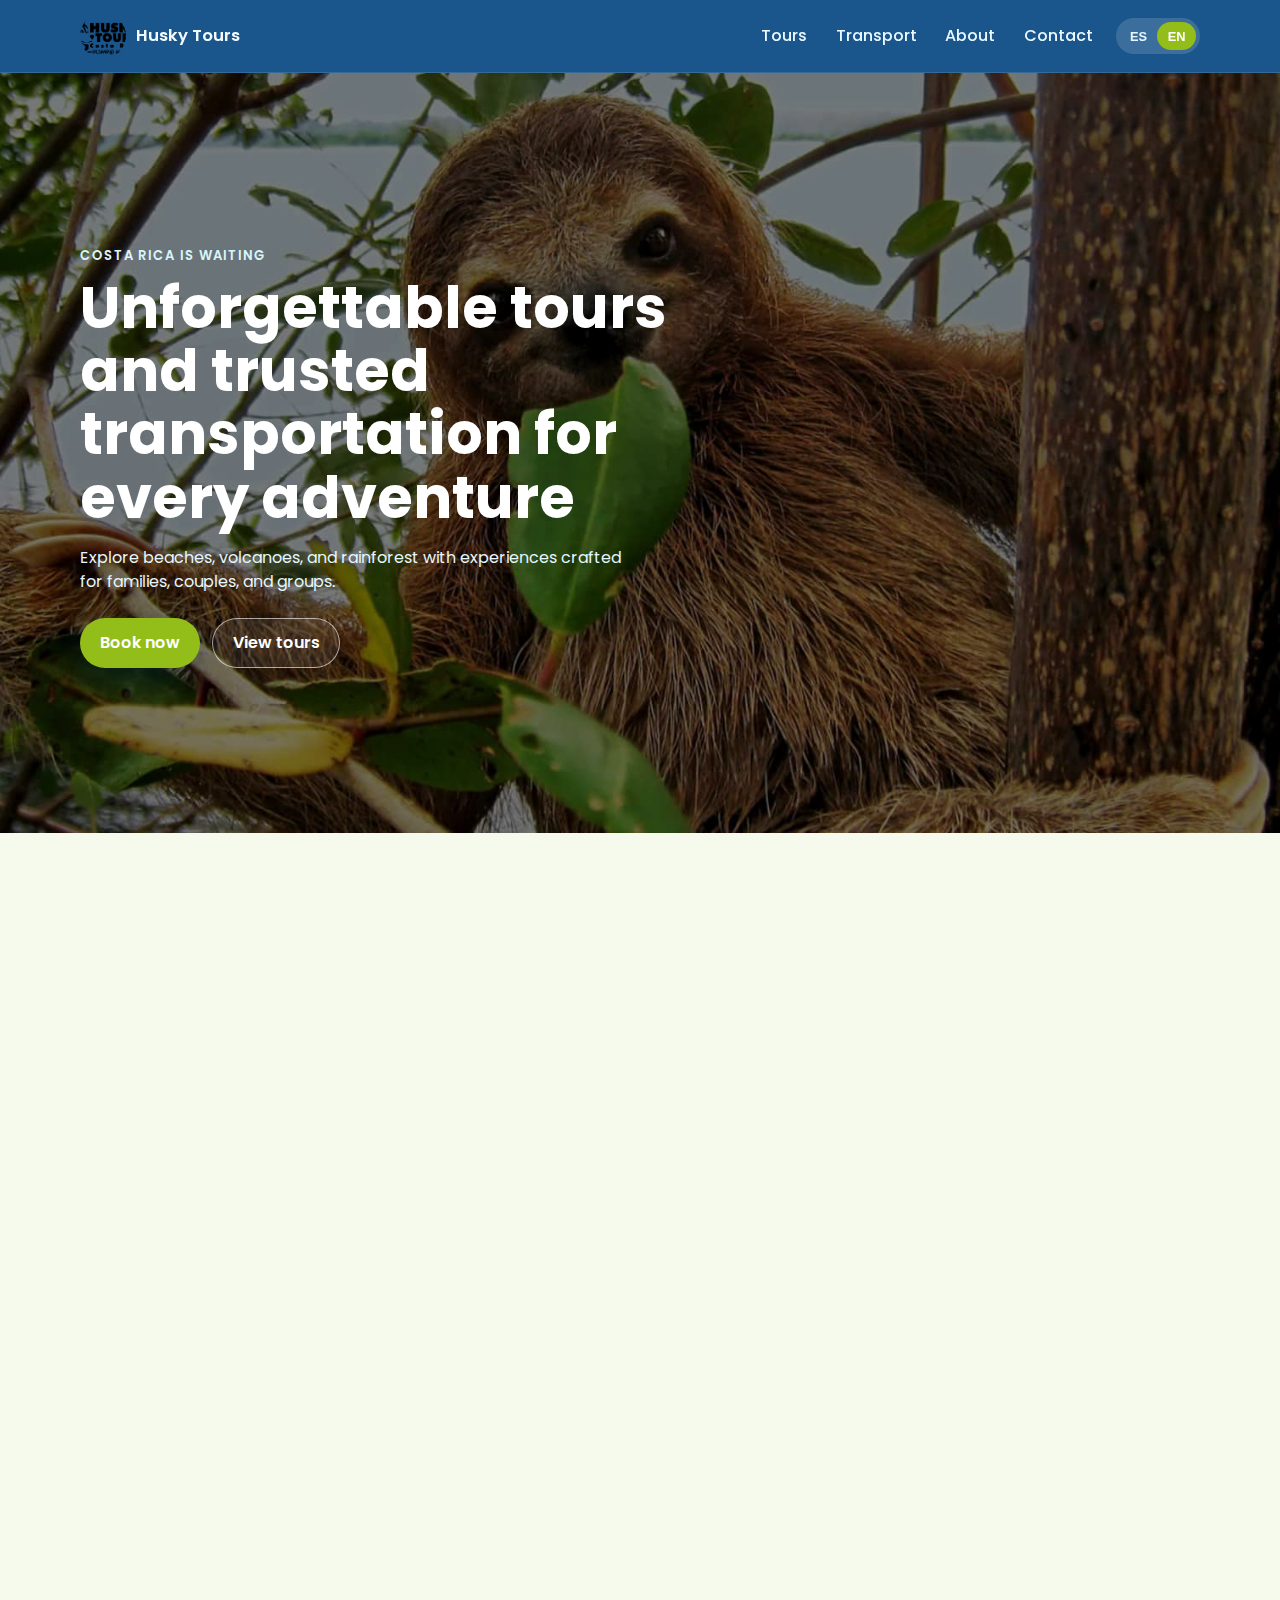
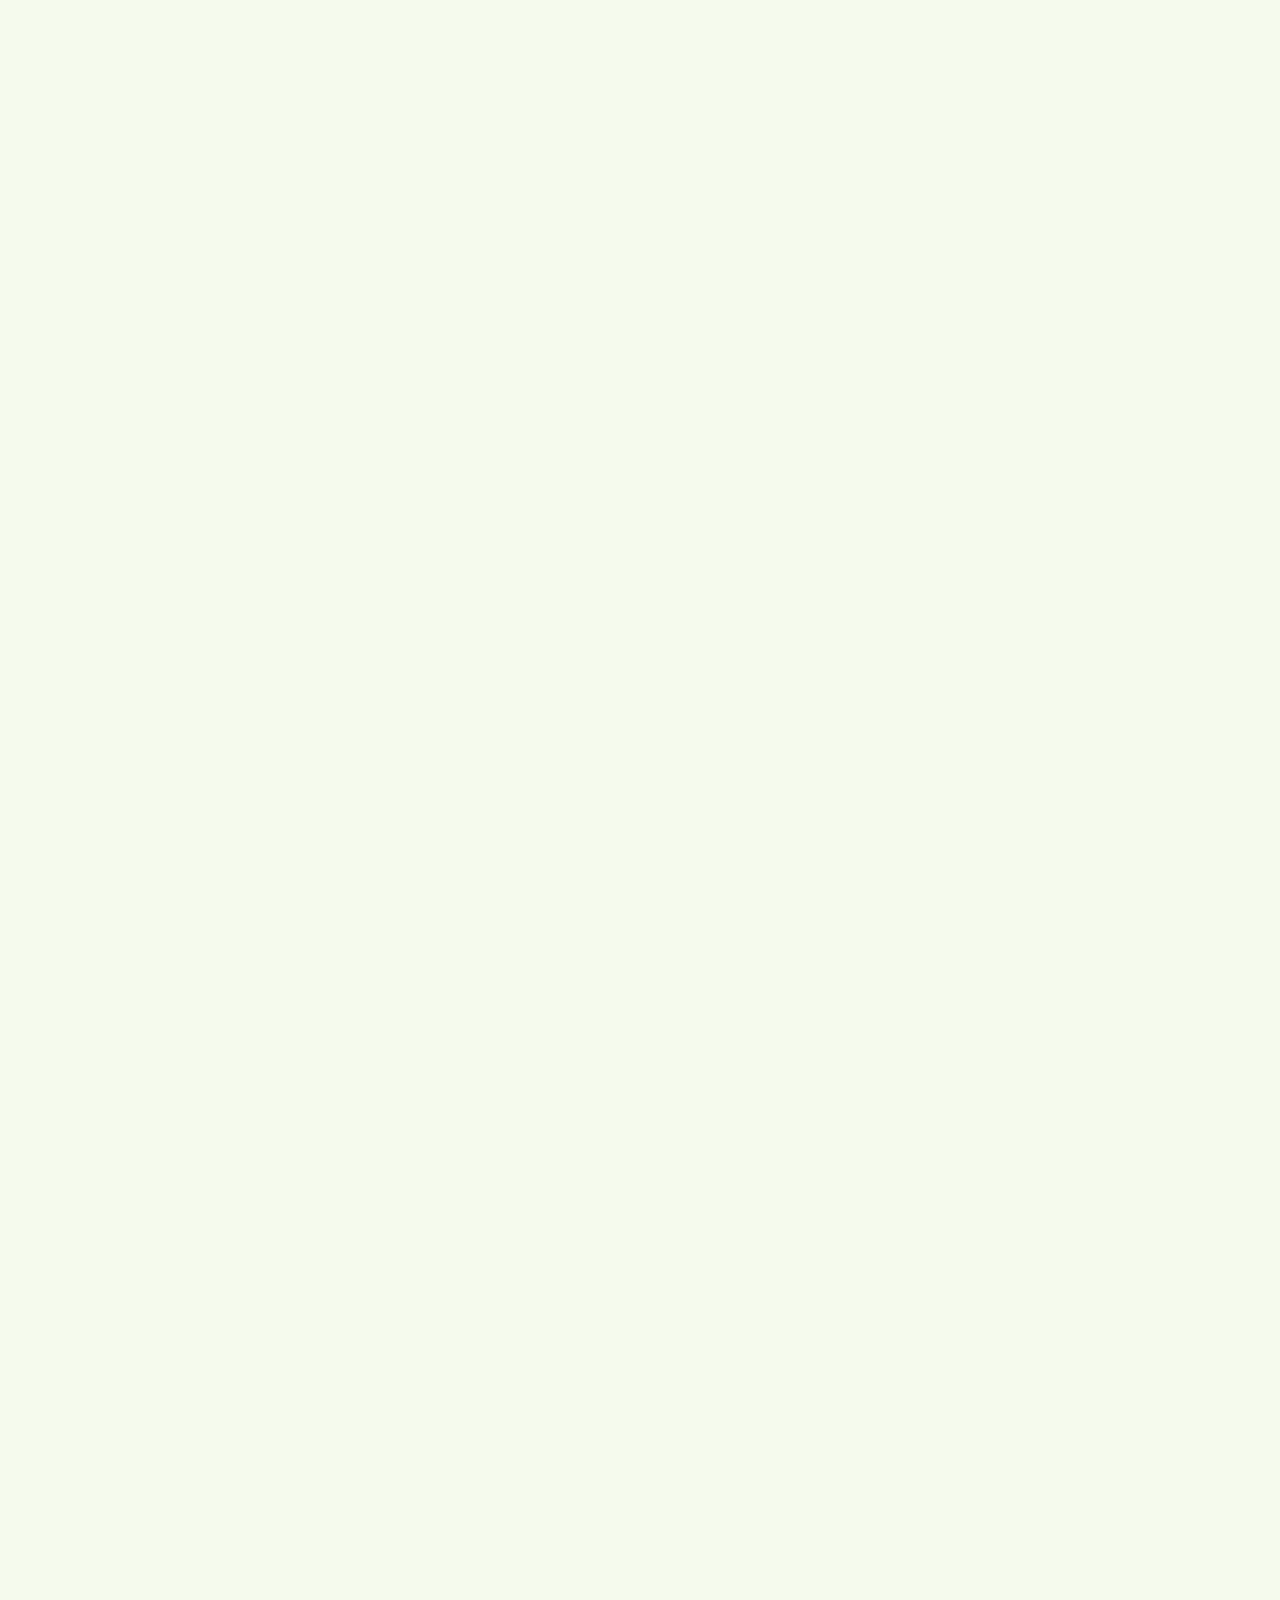
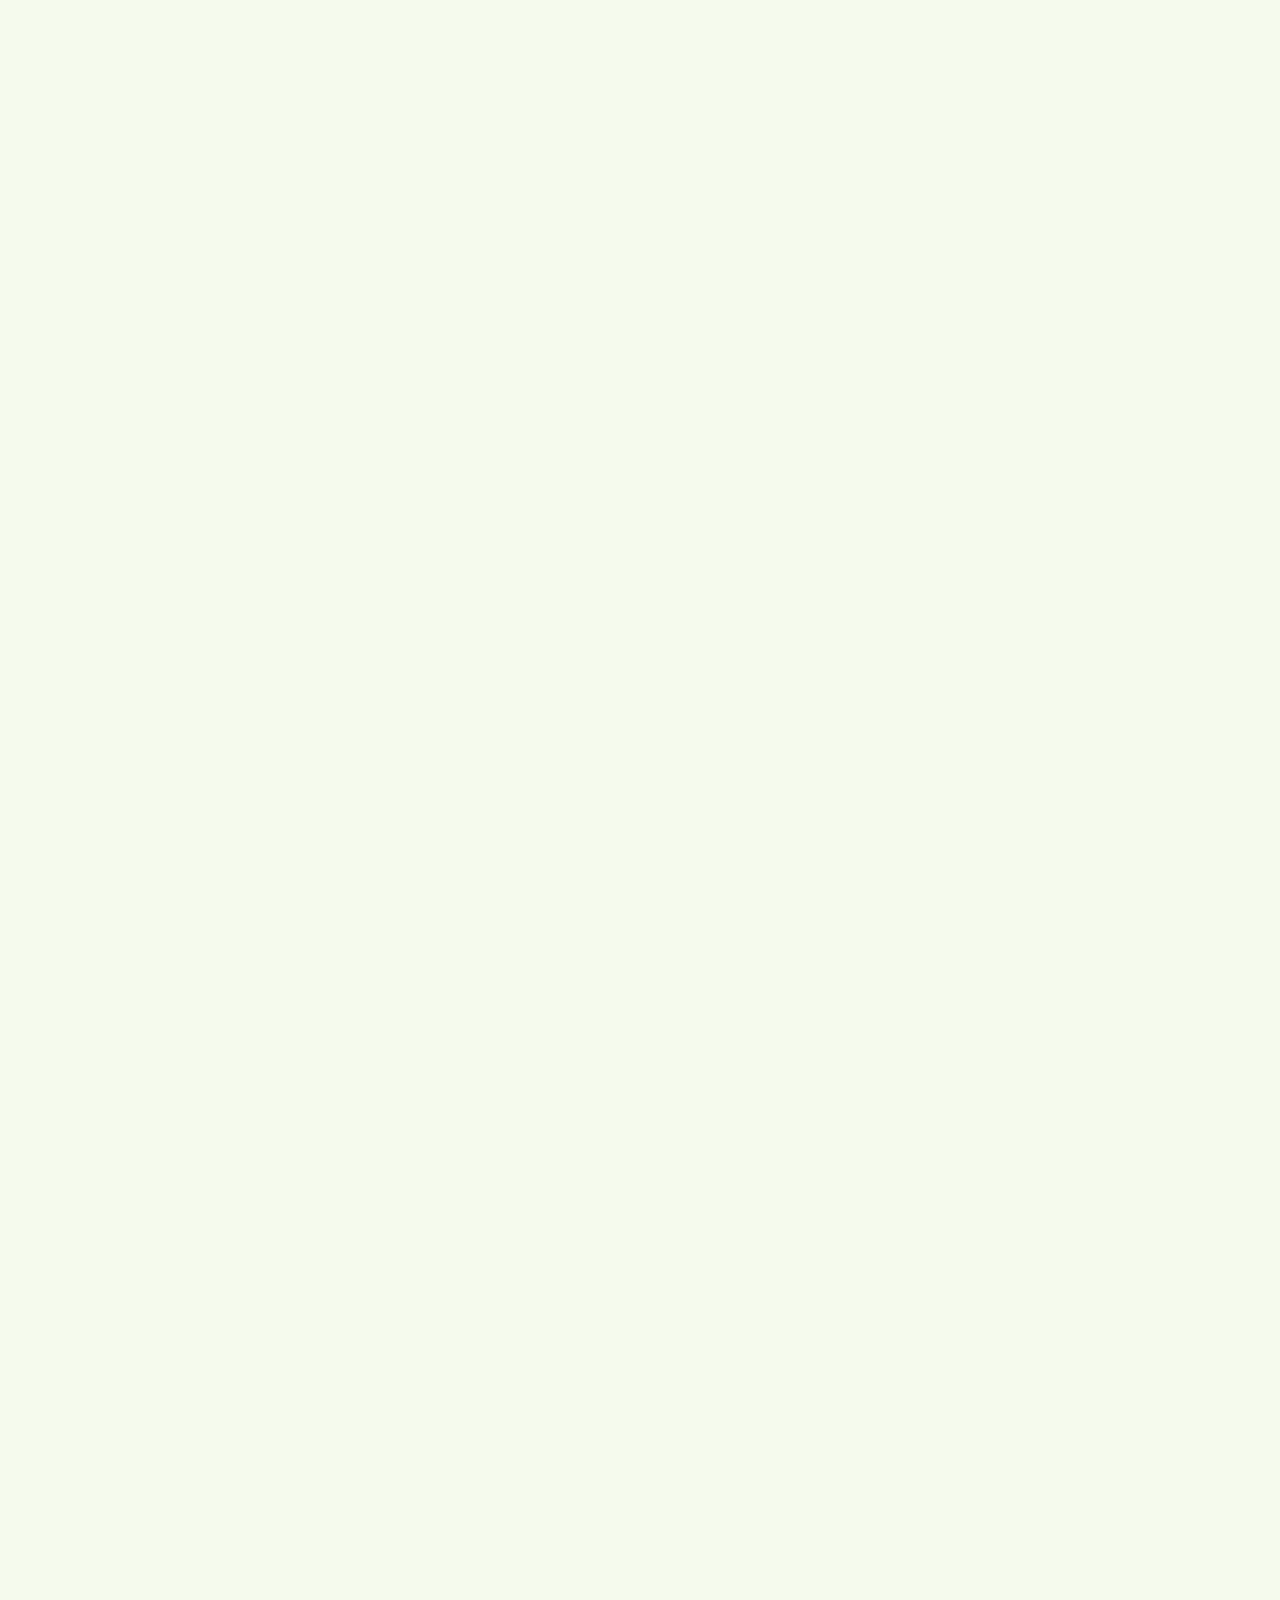
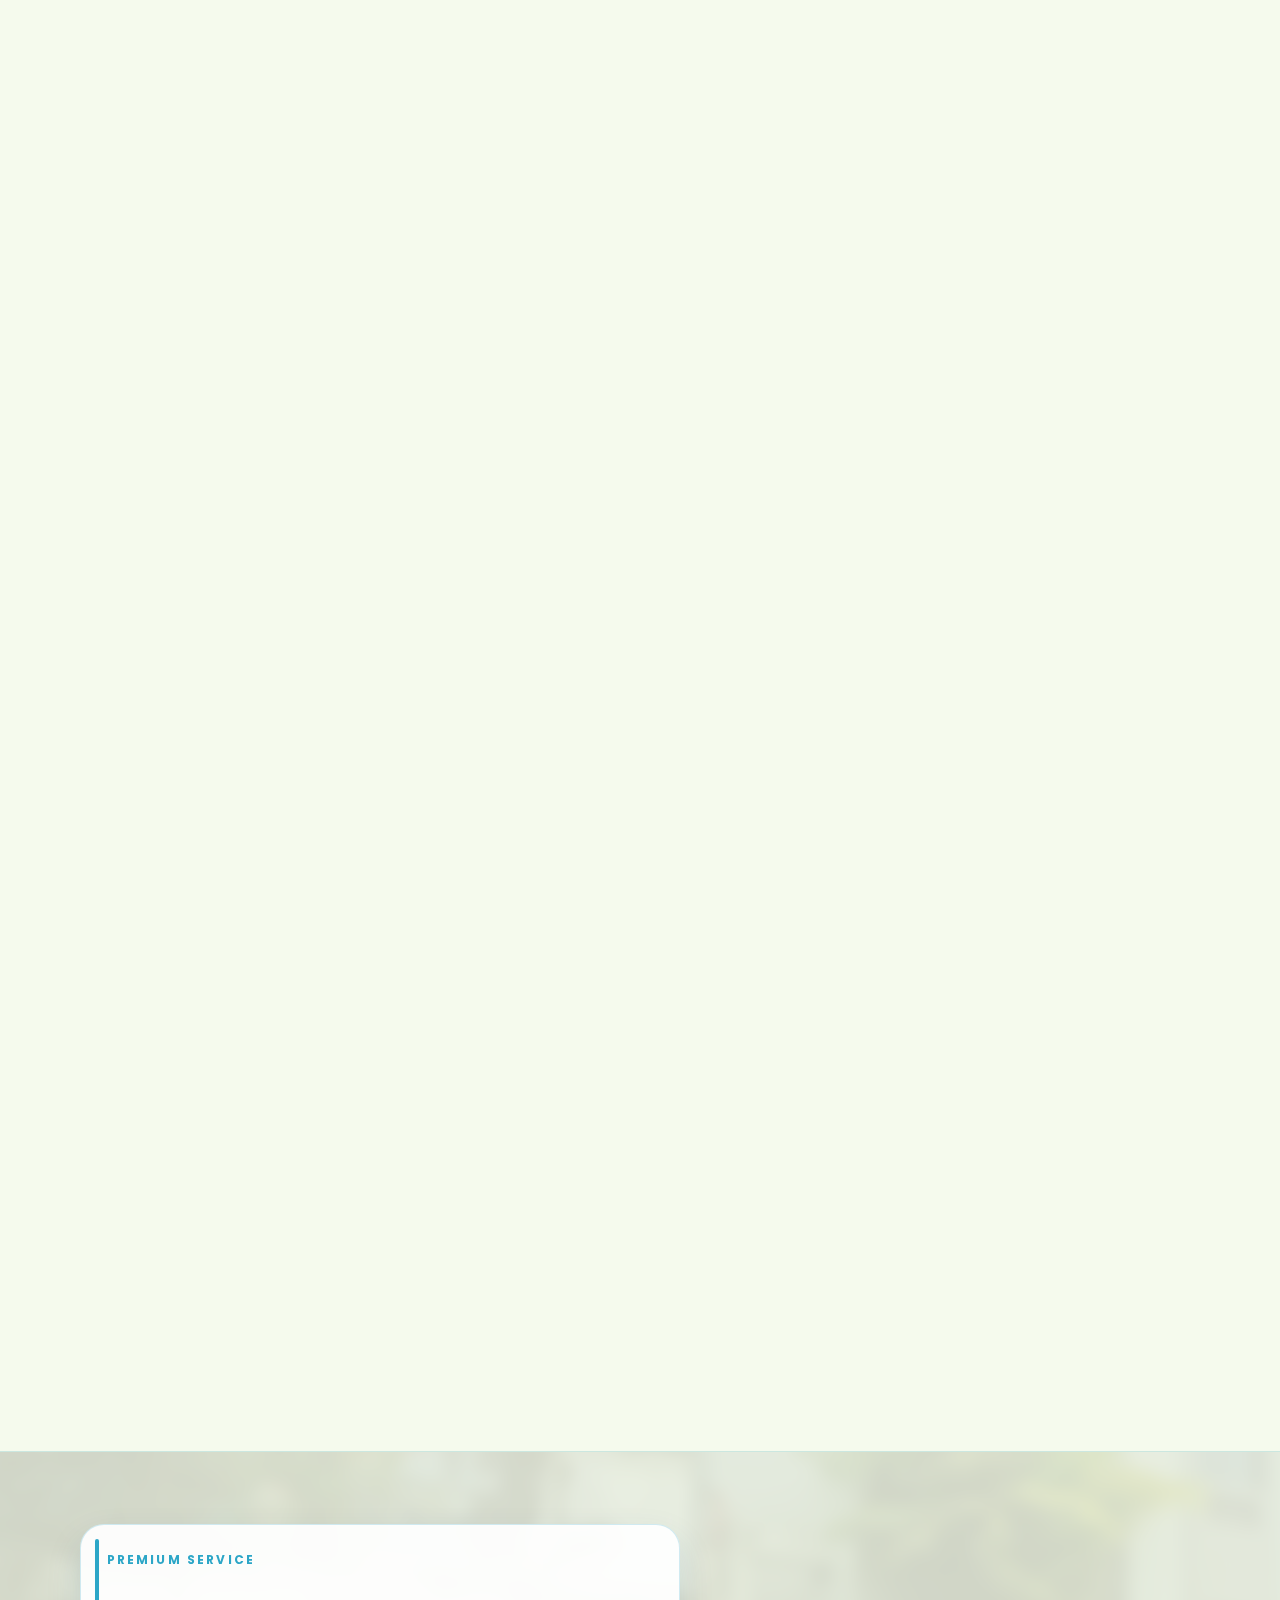
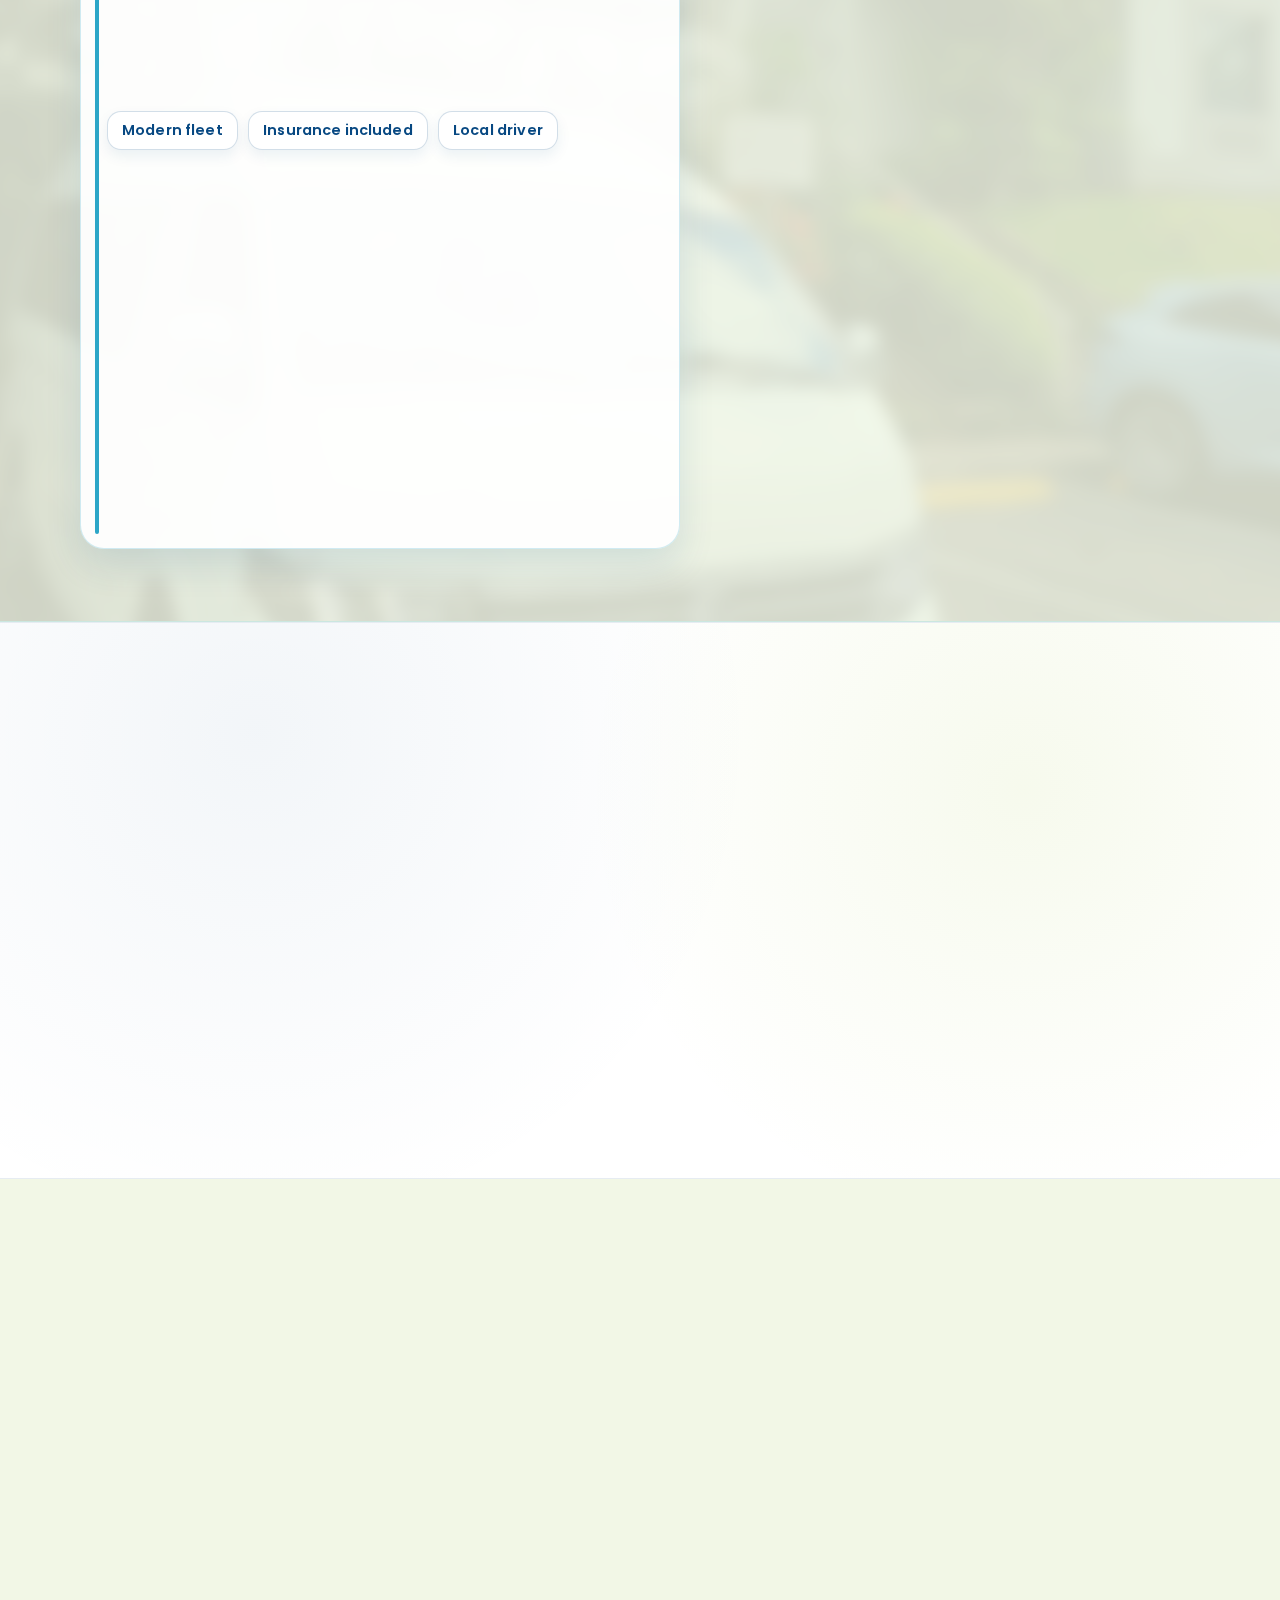
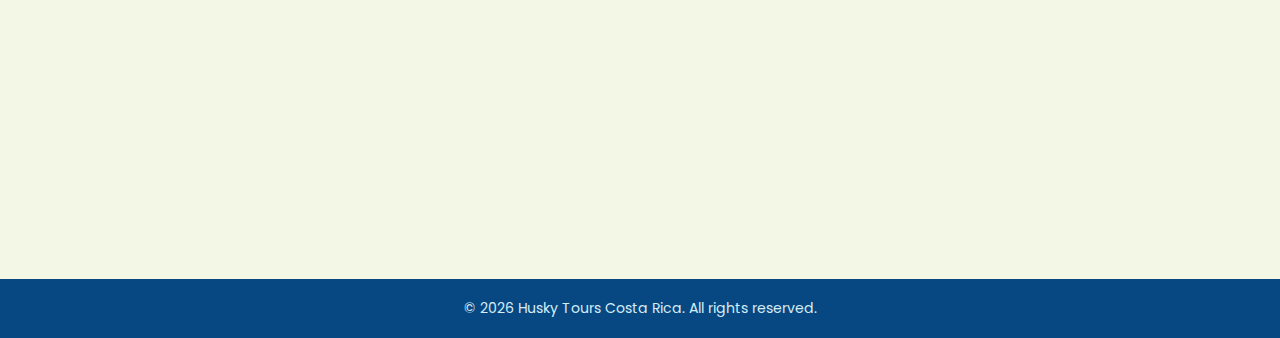
<file: index.html>
<!DOCTYPE html>
<html lang="es">
  <head>
    <meta charset="UTF-8" />
    <meta name="viewport" content="width=device-width, initial-scale=1.0" />
    <meta
      name="description"
      content="Husky Tours Costa Rica: tours inolvidables y alquiler de transporte turístico en español e inglés."
    />
    <link rel="icon" type="image/png" sizes="96x96" href="assets/favicon-96x96.png" />
    <link rel="icon" type="image/svg+xml" href="assets/favicon.svg" />
    <link rel="shortcut icon" href="assets/favicon.ico" />
    <link rel="apple-touch-icon" sizes="180x180" href="assets/apple-touch-icon.png" />
    <link rel="manifest" href="assets/site.webmanifest" />
    <meta name="apple-mobile-web-app-title" content="HuskyTours" />
    <title>Husky Tours Costa Rica</title>
    <link rel="preconnect" href="https://fonts.googleapis.com" />
    <link rel="preconnect" href="https://fonts.gstatic.com" crossorigin />
    <link
      href="https://fonts.googleapis.com/css2?family=Poppins:wght@300;400;500;600;700;800&display=swap"
      rel="stylesheet"
    />
    <link rel="stylesheet" href="styles.css" />
  </head>
  <body>
    <header class="header" id="top">
      <div class="container nav-wrap">
        <a class="brand" id="home-link" href="#top" aria-label="Husky Tours inicio">
          <img src="assets/logo.png" alt="Husky Tours Costa Rica" class="logo" />
          <span class="brand-name">Husky Tours</span>
        </a>

        <button
          class="menu-toggle"
          type="button"
          aria-label="Abrir menú"
          aria-controls="main-nav"
          aria-expanded="false"
        >
          <span></span>
          <span></span>
          <span></span>
        </button>

        <nav class="nav" id="main-nav" aria-label="Navegación principal">
          <a href="#tours" data-es="Tours" data-en="Tours">Tours</a>
          <a href="#transport" data-es="Transporte" data-en="Transport">Transporte</a>
          <a href="#about" data-es="Nosotros" data-en="About">Nosotros</a>
          <a href="#contact" data-es="Contacto" data-en="Contact">Contacto</a>

          <div class="lang-switch" role="group" aria-label="Cambiar idioma">
            <button class="lang-btn is-active" data-lang="es" type="button">ES</button>
            <button class="lang-btn" data-lang="en" type="button">EN</button>
          </div>
        </nav>
      </div>
    </header>

    <main>
      <section class="hero">
        <div class="hero-overlay"></div>
        <div class="container hero-content reveal">
          <p class="eyebrow" data-es="Costa Rica te espera" data-en="Costa Rica is waiting">
            Costa Rica te espera
          </p>
          <h1
            data-es="Tours inolvidables y transporte confiable para cada aventura"
            data-en="Unforgettable tours and trusted transportation for every adventure"
          >
            Tours inolvidables y transporte confiable para cada aventura
          </h1>
          <p
            class="hero-text"
            data-es="Explora playas, volcanes y selva con experiencias diseñadas para familias, parejas y grupos."
            data-en="Explore beaches, volcanoes, and rainforest with experiences crafted for families, couples, and groups."
          >
            Explora playas, volcanes y selva con experiencias diseñadas para familias, parejas y grupos.
          </p>
          <div class="hero-actions">
            <a class="btn btn-primary" href="#contact" data-es="Reservar ahora" data-en="Book now">
              Reservar ahora
            </a>
            <a class="btn btn-outline hero-tours-btn" href="#tours" data-es="Ver tours" data-en="View tours">
              Ver tours
            </a>
          </div>
        </div>
      </section>

      <section class="section" id="tours">
        <div class="container">
          <h2 class="section-title reveal" data-es="Tours destacados" data-en="Featured tours">
            Tours destacados
          </h2>
          <p
            class="section-subtitle reveal"
            data-es="Elige tu estilo de viaje y descubre experiencias diseñadas por categoría para aprovechar al máximo Costa Rica."
            data-en="Choose your travel style and discover category-based experiences to make the most of Costa Rica."
          >
            Elige tu estilo de viaje y descubre experiencias diseñadas por categoría para aprovechar al máximo Costa Rica.
          </p>

          <div class="cards">
            <article class="card tour-card tour-card--adventure reveal">
              <div class="tour-media">
                <img
                  src="assets/aventura-tour-section.jpg"
                  alt="Tour de aventura en Costa Rica"
                  class="tour-image"
                  loading="lazy"
                />
              </div>
              <span class="tour-icon" aria-hidden="true">
                <svg viewBox="0 0 24 24" focusable="false" aria-hidden="true">
                  <path d="M14 2 5 13h6l-1 9 9-11h-6z" />
                </svg>
              </span>
              <h3 data-es="Tours de aventura" data-en="Adventure tours">Tours de aventura</h3>
              <p
                data-es="Perfectos para quienes buscan adrenalina, acción y paisajes extremos."
                data-en="Perfect for travelers looking for adrenaline, action, and epic scenery."
              >
                Perfectos para quienes buscan adrenalina, acción y paisajes extremos.
              </p>
              <ul class="tour-list">
                <li data-es="Canopy y tirolesa" data-en="Canopy and zipline">Canopy y tirolesa</li>
                <li data-es="Rafting en ríos" data-en="River rafting">Rafting en ríos</li>
                <li data-es="ATV en montaña" data-en="Mountain ATV">ATV en montaña</li>
              </ul>
              <a class="tour-link" href="aventura.html" data-es="Ver tours" data-en="View tours">
                Ver tours
              </a>
            </article>

            <article class="card tour-card tour-card--nature reveal">
              <div class="tour-media">
                <img
                  src="assets/naturaleza-tour-section.jpg"
                  alt="Tour de naturaleza en Costa Rica"
                  class="tour-image"
                  loading="lazy"
                />
              </div>
              <span class="tour-icon" aria-hidden="true">
                <svg viewBox="0 0 24 24" focusable="false" aria-hidden="true">
                  <path d="M20 4c-6 0-12 3-12 10v6h2v-4c2 0 4-1 6-3 2-2 4-5 4-9zM8 14c-2 0-4-1-5-3 2 0 4 1 5 3z" />
                </svg>
              </span>
              <h3 data-es="Tours de naturaleza" data-en="Nature tours">Tours de naturaleza</h3>
              <p
                data-es="Conecta con la biodiversidad y los escenarios más impresionantes del país."
                data-en="Connect with biodiversity and the most breathtaking landscapes in the country."
              >
                Conecta con la biodiversidad y los escenarios más impresionantes del país.
              </p>
              <ul class="tour-list">
                <li data-es="Arenal y termales" data-en="Arenal and hot springs">Arenal y termales</li>
                <li data-es="Caminatas en bosque" data-en="Rainforest hikes">Caminatas en bosque</li>
                <li data-es="Avistamiento de fauna" data-en="Wildlife watching">Avistamiento de fauna</li>
              </ul>
              <a class="tour-link" href="naturaleza.html" data-es="Ver tours" data-en="View tours">
                Ver tours
              </a>
            </article>

            <article class="card tour-card tour-card--culture reveal">
              <div class="tour-media">
                <img
                  src="assets/teatro-tour_section.jpg"
                  alt="Tour cultural en Costa Rica"
                  class="tour-image"
                  loading="lazy"
                />
              </div>
              <span class="tour-icon" aria-hidden="true">
                <svg viewBox="0 0 24 24" focusable="false" aria-hidden="true">
                  <path d="M3 20h18v2H3zm2-3h14V9H5zm2-10V4h10v3h2V2H5v5zM8 11h2v4H8zm6 0h2v4h-2z" />
                </svg>
              </span>
              <h3 data-es="Tours de cultura" data-en="Cultural tours">Tours de cultura</h3>
              <p
                data-es="Vive la esencia costarricense con historia, gastronomía y tradiciones locales."
                data-en="Experience Costa Rican essence through history, gastronomy, and local traditions."
              >
                Vive la esencia costarricense con historia, gastronomía y tradiciones locales.
              </p>
              <ul class="tour-list">
                <li data-es="City tour histórico" data-en="Historic city tour">City tour histórico</li>
                <li data-es="Tour de café" data-en="Coffee tour">Tour de café</li>
                <li data-es="Experiencia gastronómica" data-en="Gastronomic experience">Experiencia gastronómica</li>
              </ul>
              <a class="tour-link" href="cultura.html" data-es="Ver tours" data-en="View tours">
                Ver tours
              </a>
            </article>
          </div>

          <div class="tours-cta-wrap reveal">
            <a class="btn btn-primary tours-cta" href="#contact" data-es="Ver todos" data-en="View all">
              Ver todos
            </a>
          </div>
        </div>
      </section>

      <section class="parallax-gallery" aria-label="Galería de experiencias Costa Rica">
        <article class="parallax-item reveal" style="--parallax-bg: url('assets/paralax1.jpg')">
          <div class="parallax-overlay"></div>
          <div class="parallax-content">
            <h3 data-es="Aventura" data-en="Adventure">Aventura</h3>
            <p data-es="Caminos llenos de adrenalina" data-en="Roads full of adrenaline">
              Caminos llenos de adrenalina
            </p>
          </div>
        </article>

        <article class="parallax-item reveal" style="--parallax-bg: url('assets/paralax5.jpg')">
          <div class="parallax-overlay"></div>
          <div class="parallax-content">
            <h3 data-es="Gastronomía" data-en="Gastronomy">Gastronomía</h3>
            <p data-es="Sabores auténticos" data-en="Authentic flavors">Sabores auténticos</p>
          </div>
        </article>

        <article class="parallax-item reveal" style="--parallax-bg: url('assets/paralax3.webp')">
          <div class="parallax-overlay"></div>
          <div class="parallax-content">
            <h3 data-es="Playas" data-en="Beaches">Playas</h3>
            <p data-es="Costa y atardeceres" data-en="Coastline and sunsets">Costa y atardeceres</p>
          </div>
        </article>

        <article class="parallax-item reveal" style="--parallax-bg: url('assets/paralax4.jpg')">
          <div class="parallax-overlay"></div>
          <div class="parallax-content">
            <h3 data-es="Animales" data-en="Wildlife">Animales</h3>
            <p data-es="Fauna única" data-en="Unique wildlife">Fauna única</p>
          </div>
        </article>

        <article class="parallax-item reveal" style="--parallax-bg: url('assets/paralax2.webp')">
          <div class="parallax-overlay"></div>
          <div class="parallax-content">
            <h3 data-es="Cascadas" data-en="Waterfalls">Cascadas</h3>
            <p data-es="Paisajes únicos" data-en="Unique landscapes">Paísajes únicos</p>
          </div>
        </article>
      </section>

      <section class="section transport" id="transport">
        <div class="container transport-wrap">
          <div class="transport-copy">
            <p class="transport-label" data-es="Servicio premium" data-en="Premium service">Servicio premium</p>
            <h2 class="section-title reveal" data-es="Servicios de transporte" data-en="Transportation services">
              Servicios de transporte
            </h2>
            <p
              class="section-subtitle reveal"
              data-es="Traslados premium, vehiculos impecables y conductores locales para moverte con total confianza."
              data-en="Premium transfers, spotless vehicles, and local drivers so you can travel with total confidence."
            >
              Traslados premium, vehiculos impecables y conductores locales para moverte con total confianza.
            </p>
            <div class="transport-tags" aria-label="Beneficios del transporte">
              <span class="transport-tag" data-es="Flota moderna" data-en="Modern fleet">Flota moderna</span>
              <span class="transport-tag" data-es="Seguro incluido" data-en="Insurance included">Seguro incluido</span>
              <span class="transport-tag" data-es="Chofer local" data-en="Local driver">Chofer local</span>
            </div>
            <div class="transport-grid">
              <article class="transport-card reveal">
                <span class="transport-icon" aria-hidden="true">
                  <svg viewBox="0 0 24 24" focusable="false" aria-hidden="true">
                    <path d="M3 11h18v6a2 2 0 0 1-2 2h-1a2 2 0 0 0-4 0H9a2 2 0 0 0-4 0H4a1 1 0 0 1-1-1zm2-5h11l3 4H5z" />
                  </svg>
                </span>
                <h3 data-es="Traslados aeropuerto" data-en="Airport transfers">Traslados aeropuerto</h3>
                <p
                  data-es="Puntuales, seguros y con atencion personalizada desde tu llegada."
                  data-en="On-time, safe, and personalized service from the moment you arrive."
                >
                  Puntuales, seguros y con atencion personalizada desde tu llegada.
                </p>
              </article>
              <article class="transport-card reveal">
                <span class="transport-icon" aria-hidden="true">
                  <svg viewBox="0 0 24 24" focusable="false" aria-hidden="true">
                    <path d="M4 6h16v9H4zm2 11h4a2 2 0 1 1-4 0m10 0h4a2 2 0 1 1-4 0" />
                  </svg>
                </span>
                <h3 data-es="Transporte privado" data-en="Private transportation">Transporte privado</h3>
                <p
                  data-es="Vehiculos comodos para familias, ejecutivos y grupos turisticos."
                  data-en="Comfortable vehicles for families, executives, and tour groups."
                >
                  Vehiculos comodos para familias, ejecutivos y grupos turisticos.
                </p>
              </article>
              <article class="transport-card reveal">
                <span class="transport-icon" aria-hidden="true">
                  <svg viewBox="0 0 24 24" focusable="false" aria-hidden="true">
                    <path d="M12 2a10 10 0 1 0 10 10A10 10 0 0 0 12 2zm1 5h-2v6l5 3 1-1.7-4-2.3z" />
                  </svg>
                </span>
                <h3 data-es="Servicio por horas" data-en="Hourly service">Servicio por horas</h3>
                <p
                  data-es="Flexibilidad total para itinerarios personalizados en cualquier destino."
                  data-en="Full flexibility for personalized itineraries at any destination."
                >
                  Flexibilidad total para itinerarios personalizados en cualquier destino.
                </p>
              </article>
            </div>
            <div class="transport-actions reveal">
              <a class="transport-cta" href="#contact" data-es="Cotizar transporte" data-en="Get a transport quote">
                Cotizar transporte
              </a>
            </div>
          </div>
          <div class="transport-media reveal">
            <img
              src="assets/transporte-section.jpg"
              alt="Transporte turistico premium en Costa Rica"
              class="transport-image"
              loading="lazy"
            />
            <div class="transport-badge" data-es="24/7 Soporte" data-en="24/7 Support">24/7 Soporte</div>
          </div>
        </div>
      </section>

      <section class="section about" id="about">
        <div class="container about-grid">
          <div class="about-head reveal">
            <p class="about-label" data-es="Impacto comprobado" data-en="Proven impact">Impacto comprobado</p>
            <h2 data-es="Resultados reales en cada viaje" data-en="Real results in every trip">
              Resultados reales en cada viaje
            </h2>
            <p
              data-es="Experiencias y traslados diseñados para superar expectativas en cada rincón de Costa Rica."
              data-en="Experiences and transfers designed to exceed expectations across Costa Rica."
            >
              Experiencias y traslados diseñados para superar expectativas en cada rincón de Costa Rica.
            </p>
          </div>
          <div class="about-stats reveal">
            <div class="stat">
              <span class="stat-icon" aria-hidden="true">
                <svg viewBox="0 0 24 24" focusable="false" aria-hidden="true">
                  <path d="M4 14l4 2 11-7" />
                  <path d="M3 6h18" />
                </svg>
              </span>
              <span class="stat-number" data-count="1200" data-suffix="+">0+</span>
              <span class="stat-text" data-es="Excursiones realizadas" data-en="Tours delivered">Excursiones realizadas</span>
            </div>
            <div class="stat">
              <span class="stat-icon" aria-hidden="true">
                <svg viewBox="0 0 24 24" focusable="false" aria-hidden="true">
                  <path d="M7 9a3 3 0 1 1 3 3" />
                  <path d="M17 9a3 3 0 1 1 3 3" />
                  <path d="M2 20c0-3 4-5 7-5" />
                  <path d="M22 20c0-3-4-5-7-5" />
                </svg>
              </span>
              <span class="stat-number" data-count="30000" data-suffix="+">0+</span>
              <span class="stat-text" data-es="Personas que han viajado" data-en="Happy travelers">Personas que han viajado</span>
            </div>
            <div class="stat">
              <span class="stat-icon" aria-hidden="true">
                <svg viewBox="0 0 24 24" focusable="false" aria-hidden="true">
                  <path d="M12 3v18" />
                  <path d="M6 7h8l2 2-2 2H6z" />
                  <path d="M6 13h8l2 2-2 2H6z" />
                </svg>
              </span>
              <span class="stat-number" data-count="1000" data-suffix="+">0+</span>
              <span class="stat-text" data-es="Destinos visitados" data-en="Destinations visited">Destinos visitados</span>
            </div>
          </div>
        </div>
      </section>

      <section class="contact" id="contact">
        <div class="container contact-wrap">
          <div class="contact-panel reveal">
            <p class="contact-label" data-es="Contacto directo" data-en="Direct contact">Contacto directo</p>
            <h2 data-es="Hablemos de tu próximo viaje" data-en="Let’s plan your next trip">
              Hablemos de tu próximo viaje
            </h2>
            <p class="contact-email">reservas@huskytourscr.com</p>
            <a
              class="contact-whatsapp"
              href="https://wa.me/50687981685"
              target="_blank"
              rel="noopener"
              data-es="Escribir por WhatsApp"
              data-en="Chat on WhatsApp"
            >
              Escribir por WhatsApp
            </a>
            <img src="assets/logo.png" alt="Husky Tours Costa Rica" class="contact-logo" />
          </div>
          <div class="contact-form-card reveal">
            <form action="https://formsubmit.co/reservas@huskytourscr.com" method="POST" class="contact-form">
              <input type="hidden" name="_subject" value="Nueva consulta Husky Tours" />
              <input type="hidden" name="_captcha" value="false" />
              <input type="hidden" name="_template" value="table" />
              <input type="hidden" name="_next" value="https://huskytourscr.com/index.html?sent=ok#contact" />
              <label class="contact-field">
                <span data-es="Nombre" data-en="Name">Nombre</span>
                <input type="text" name="name" placeholder="Ingresa tu nombre" required />
              </label>
              <label class="contact-field">
                <span data-es="Télefono" data-en="Phone">Télefono</span>
                <input type="tel" name="phone" placeholder="Ingresa tu numero" required />
              </label>
              <label class="contact-field">
                <span data-es="Correo" data-en="Email">Correo</span>
                <input type="email" name="email" placeholder="Ingresa tu correo" required />
              </label>
              <label class="contact-field">
                <span data-es="Nota adicional" data-en="Additional note">Nota adicional</span>
                <textarea name="message" rows="4" placeholder="Cuéntanos que necesitas" required></textarea>
              </label>
              <button class="contact-submit" type="submit" data-es="Enviar solicitud" data-en="Send request">
                Enviar solicitud
              </button>
            </form>
            <p id="form-status" aria-live="polite"></p>
          </div>
        </div>
      </section>
    </main>

    <footer class="footer">
      <div class="container footer-wrap">
        <p data-es="© 2026 Husky Tours Costa Rica. Todos los derechos reservados." data-en="© 2026 Husky Tours Costa Rica. All rights reserved.">
          © 2026 Husky Tours Costa Rica. Todos los derechos reservados.
        </p>
      </div>
    </footer>

    <script src="script.js"></script>
  </body>
</html>
</file>
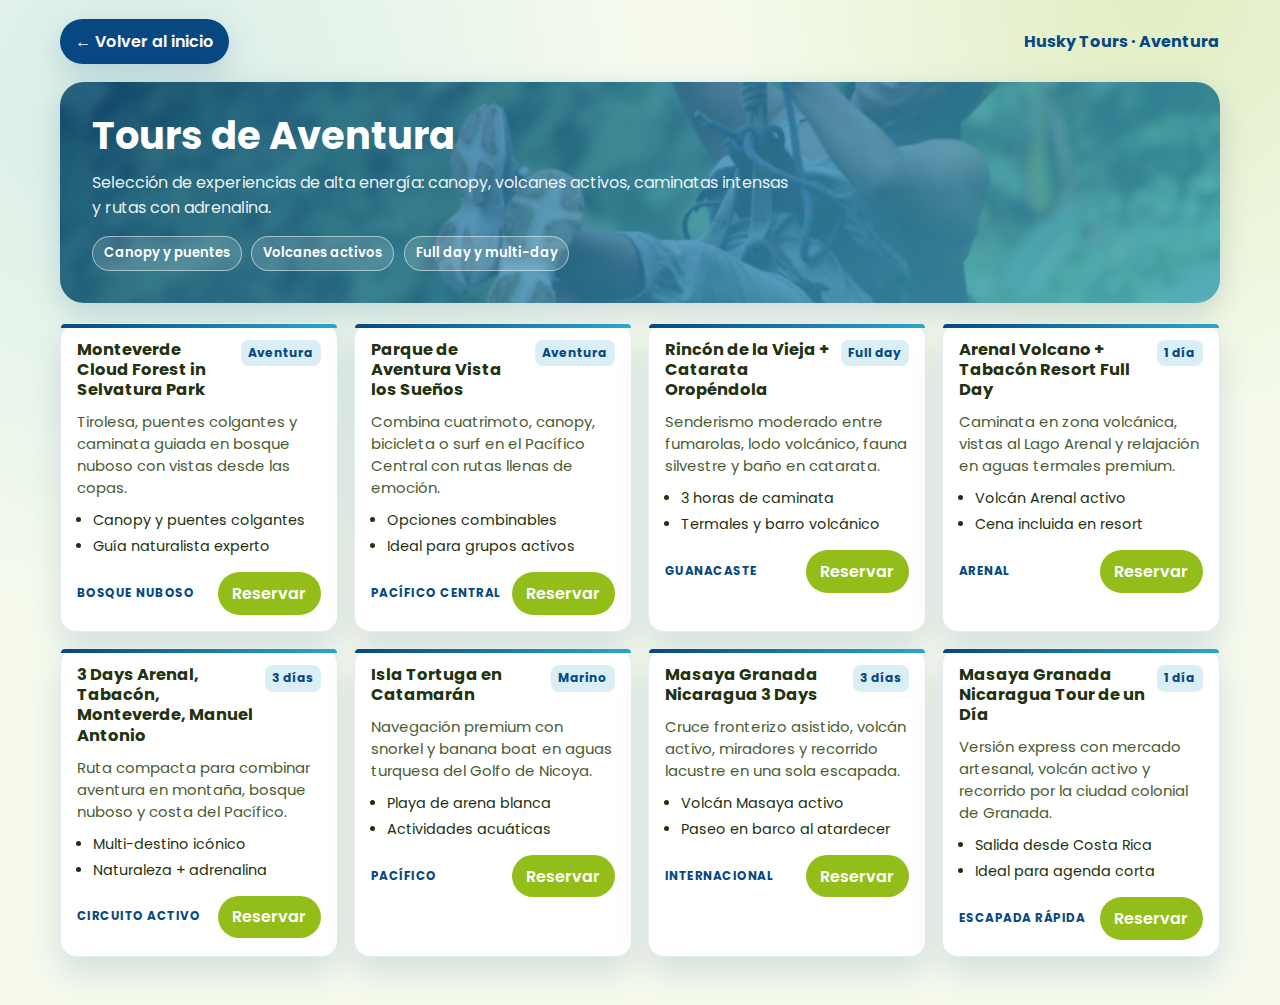
<file: aventura.html>
<!DOCTYPE html>
<html lang="es">
  <head>
    <meta charset="UTF-8" />
    <meta name="viewport" content="width=device-width, initial-scale=1.0" />
    <meta name="description" content="Tours de aventura de Husky Tours: adrenalina, volcanes, canopy y experiencias extremas." />
    <title>Tours de Aventura | Husky Tours</title>
    <link rel="preconnect" href="https://fonts.googleapis.com" />
    <link rel="preconnect" href="https://fonts.gstatic.com" crossorigin />
    <link
      href="https://fonts.googleapis.com/css2?family=Poppins:wght@300;400;500;600;700;800&display=swap"
      rel="stylesheet"
    />
    <link rel="stylesheet" href="tours-pages.css" />
  </head>
  <body>
    <div class="page-wrap">
      <div class="page-top">
        <a class="back-link" href="index.html#tours">← Volver al inicio</a>
        <span class="brand-mini">Husky Tours · Aventura</span>
      </div>

      <section class="hero-band" style="--hero-bg: url('assets/aventura-tour-section.jpg')">
        <div class="hero-content">
          <h1 class="hero-title">Tours de Aventura</h1>
          <p class="hero-subtitle">
            Selección de experiencias de alta energía: canopy, volcanes activos, caminatas intensas y rutas con adrenalina.
          </p>
          <div class="stats">
            <span class="stat-chip">Canopy y puentes</span>
            <span class="stat-chip">Volcanes activos</span>
            <span class="stat-chip">Full day y multi-day</span>
          </div>
        </div>
      </section>

      <section class="cards-grid">
        <article class="tour-card-premium category-aventura">
          <div class="card-head">
            <h2 class="card-title">Monteverde Cloud Forest in Selvatura Park</h2>
            <span class="card-badge">Aventura</span>
          </div>
          <p class="card-text">Tirolesa, puentes colgantes y caminata guiada en bosque nuboso con vistas desde las copas.</p>
          <ul class="card-points">
            <li>Canopy y puentes colgantes</li>
            <li>Guía naturalista experto</li>
          </ul>
          <div class="card-footer"><span class="tag">Bosque nuboso</span><a class="card-cta" href="index.html#contact">Reservar</a></div>
        </article>

        <article class="tour-card-premium category-aventura">
          <div class="card-head">
            <h2 class="card-title">Parque de Aventura Vista los Sueños</h2>
            <span class="card-badge">Aventura</span>
          </div>
          <p class="card-text">Combina cuatrimoto, canopy, bicicleta o surf en el Pacífico Central con rutas llenas de emoción.</p>
          <ul class="card-points">
            <li>Opciones combinables</li>
            <li>Ideal para grupos activos</li>
          </ul>
          <div class="card-footer"><span class="tag">Pacífico Central</span><a class="card-cta" href="index.html#contact">Reservar</a></div>
        </article>

        <article class="tour-card-premium category-aventura">
          <div class="card-head">
            <h2 class="card-title">Rincón de la Vieja + Catarata Oropéndola</h2>
            <span class="card-badge">Full day</span>
          </div>
          <p class="card-text">Senderismo moderado entre fumarolas, lodo volcánico, fauna silvestre y baño en catarata.</p>
          <ul class="card-points">
            <li>3 horas de caminata</li>
            <li>Termales y barro volcánico</li>
          </ul>
          <div class="card-footer"><span class="tag">Guanacaste</span><a class="card-cta" href="index.html#contact">Reservar</a></div>
        </article>

        <article class="tour-card-premium category-aventura">
          <div class="card-head">
            <h2 class="card-title">Arenal Volcano + Tabacón Resort Full Day</h2>
            <span class="card-badge">1 día</span>
          </div>
          <p class="card-text">Caminata en zona volcánica, vistas al Lago Arenal y relajación en aguas termales premium.</p>
          <ul class="card-points">
            <li>Volcán Arenal activo</li>
            <li>Cena incluida en resort</li>
          </ul>
          <div class="card-footer"><span class="tag">Arenal</span><a class="card-cta" href="index.html#contact">Reservar</a></div>
        </article>

        <article class="tour-card-premium category-aventura">
          <div class="card-head">
            <h2 class="card-title">3 Days Arenal, Tabacón, Monteverde, Manuel Antonio</h2>
            <span class="card-badge">3 días</span>
          </div>
          <p class="card-text">Ruta compacta para combinar aventura en montaña, bosque nuboso y costa del Pacífico.</p>
          <ul class="card-points">
            <li>Multi-destino icónico</li>
            <li>Naturaleza + adrenalina</li>
          </ul>
          <div class="card-footer"><span class="tag">Circuito activo</span><a class="card-cta" href="index.html#contact">Reservar</a></div>
        </article>

        <article class="tour-card-premium category-aventura">
          <div class="card-head">
            <h2 class="card-title">Isla Tortuga en Catamarán</h2>
            <span class="card-badge">Marino</span>
          </div>
          <p class="card-text">Navegación premium con snorkel y banana boat en aguas turquesa del Golfo de Nicoya.</p>
          <ul class="card-points">
            <li>Playa de arena blanca</li>
            <li>Actividades acuáticas</li>
          </ul>
          <div class="card-footer"><span class="tag">Pacífico</span><a class="card-cta" href="index.html#contact">Reservar</a></div>
        </article>

        <article class="tour-card-premium category-aventura">
          <div class="card-head">
            <h2 class="card-title">Masaya Granada Nicaragua 3 Days</h2>
            <span class="card-badge">3 días</span>
          </div>
          <p class="card-text">Cruce fronterizo asistido, volcán activo, miradores y recorrido lacustre en una sola escapada.</p>
          <ul class="card-points">
            <li>Volcán Masaya activo</li>
            <li>Paseo en barco al atardecer</li>
          </ul>
          <div class="card-footer"><span class="tag">Internacional</span><a class="card-cta" href="index.html#contact">Reservar</a></div>
        </article>

        <article class="tour-card-premium category-aventura">
          <div class="card-head">
            <h2 class="card-title">Masaya Granada Nicaragua Tour de un Día</h2>
            <span class="card-badge">1 día</span>
          </div>
          <p class="card-text">Versión express con mercado artesanal, volcán activo y recorrido por la ciudad colonial de Granada.</p>
          <ul class="card-points">
            <li>Salida desde Costa Rica</li>
            <li>Ideal para agenda corta</li>
          </ul>
          <div class="card-footer"><span class="tag">Escapada rápida</span><a class="card-cta" href="index.html#contact">Reservar</a></div>
        </article>
      </section>
    </div>
  </body>
</html>
</file>
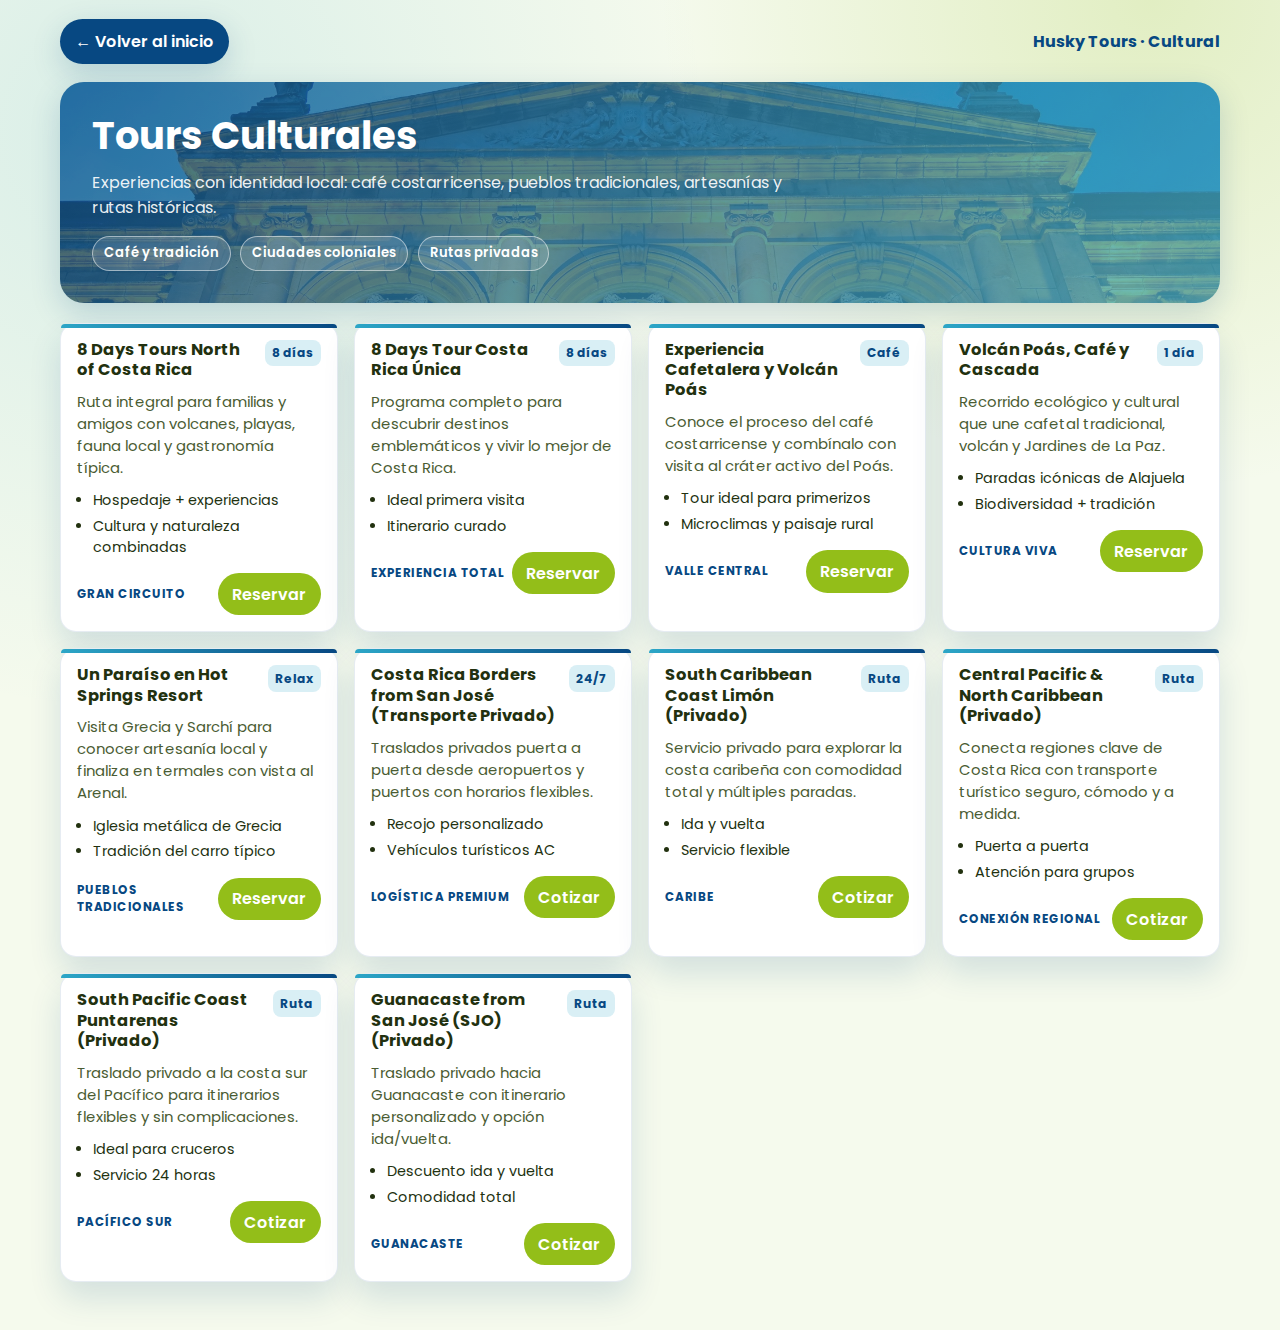
<file: cultura.html>
<!DOCTYPE html>
<html lang="es">
  <head>
    <meta charset="UTF-8" />
    <meta name="viewport" content="width=device-width, initial-scale=1.0" />
    <meta name="description" content="Tours culturales de Husky Tours: café, pueblos tradicionales, rutas históricas y experiencias regionales." />
    <title>Tours Culturales | Husky Tours</title>
    <link rel="preconnect" href="https://fonts.googleapis.com" />
    <link rel="preconnect" href="https://fonts.gstatic.com" crossorigin />
    <link
      href="https://fonts.googleapis.com/css2?family=Poppins:wght@300;400;500;600;700;800&display=swap"
      rel="stylesheet"
    />
    <link rel="stylesheet" href="tours-pages.css" />
  </head>
  <body>
    <div class="page-wrap">
      <div class="page-top">
        <a class="back-link" href="index.html#tours">← Volver al inicio</a>
        <span class="brand-mini">Husky Tours · Cultural</span>
      </div>

      <section class="hero-band" style="--hero-bg: url('assets/teatro-tour_section.jpg')">
        <div class="hero-content">
          <h1 class="hero-title">Tours Culturales</h1>
          <p class="hero-subtitle">
            Experiencias con identidad local: café costarricense, pueblos tradicionales, artesanías y rutas históricas.
          </p>
          <div class="stats">
            <span class="stat-chip">Café y tradición</span>
            <span class="stat-chip">Ciudades coloniales</span>
            <span class="stat-chip">Rutas privadas</span>
          </div>
        </div>
      </section>

      <section class="cards-grid">
        <article class="tour-card-premium category-cultura">
          <div class="card-head">
            <h2 class="card-title">8 Days Tours North of Costa Rica</h2>
            <span class="card-badge">8 días</span>
          </div>
          <p class="card-text">Ruta integral para familias y amigos con volcanes, playas, fauna local y gastronomía típica.</p>
          <ul class="card-points">
            <li>Hospedaje + experiencias</li>
            <li>Cultura y naturaleza combinadas</li>
          </ul>
          <div class="card-footer"><span class="tag">Gran circuito</span><a class="card-cta" href="index.html#contact">Reservar</a></div>
        </article>

        <article class="tour-card-premium category-cultura">
          <div class="card-head">
            <h2 class="card-title">8 Days Tour Costa Rica Única</h2>
            <span class="card-badge">8 días</span>
          </div>
          <p class="card-text">Programa completo para descubrir destinos emblemáticos y vivir lo mejor de Costa Rica.</p>
          <ul class="card-points">
            <li>Ideal primera visita</li>
            <li>Itinerario curado</li>
          </ul>
          <div class="card-footer"><span class="tag">Experiencia total</span><a class="card-cta" href="index.html#contact">Reservar</a></div>
        </article>

        <article class="tour-card-premium category-cultura">
          <div class="card-head">
            <h2 class="card-title">Experiencia Cafetalera y Volcán Poás</h2>
            <span class="card-badge">Café</span>
          </div>
          <p class="card-text">Conoce el proceso del café costarricense y combínalo con visita al cráter activo del Poás.</p>
          <ul class="card-points">
            <li>Tour ideal para primerizos</li>
            <li>Microclimas y paisaje rural</li>
          </ul>
          <div class="card-footer"><span class="tag">Valle Central</span><a class="card-cta" href="index.html#contact">Reservar</a></div>
        </article>

        <article class="tour-card-premium category-cultura">
          <div class="card-head">
            <h2 class="card-title">Volcán Poás, Café y Cascada</h2>
            <span class="card-badge">1 día</span>
          </div>
          <p class="card-text">Recorrido ecológico y cultural que une cafetal tradicional, volcán y Jardines de La Paz.</p>
          <ul class="card-points">
            <li>Paradas icónicas de Alajuela</li>
            <li>Biodiversidad + tradición</li>
          </ul>
          <div class="card-footer"><span class="tag">Cultura viva</span><a class="card-cta" href="index.html#contact">Reservar</a></div>
        </article>

        <article class="tour-card-premium category-cultura">
          <div class="card-head">
            <h2 class="card-title">Un Paraíso en Hot Springs Resort</h2>
            <span class="card-badge">Relax</span>
          </div>
          <p class="card-text">Visita Grecia y Sarchí para conocer artesanía local y finaliza en termales con vista al Arenal.</p>
          <ul class="card-points">
            <li>Iglesia metálica de Grecia</li>
            <li>Tradición del carro típico</li>
          </ul>
          <div class="card-footer"><span class="tag">Pueblos tradicionales</span><a class="card-cta" href="index.html#contact">Reservar</a></div>
        </article>

        <article class="tour-card-premium category-cultura">
          <div class="card-head">
            <h2 class="card-title">Costa Rica Borders from San José (Transporte Privado)</h2>
            <span class="card-badge">24/7</span>
          </div>
          <p class="card-text">Traslados privados puerta a puerta desde aeropuertos y puertos con horarios flexibles.</p>
          <ul class="card-points">
            <li>Recojo personalizado</li>
            <li>Vehículos turísticos AC</li>
          </ul>
          <div class="card-footer"><span class="tag">Logística premium</span><a class="card-cta" href="index.html#contact">Cotizar</a></div>
        </article>

        <article class="tour-card-premium category-cultura">
          <div class="card-head">
            <h2 class="card-title">South Caribbean Coast Limón (Privado)</h2>
            <span class="card-badge">Ruta</span>
          </div>
          <p class="card-text">Servicio privado para explorar la costa caribeña con comodidad total y múltiples paradas.</p>
          <ul class="card-points">
            <li>Ida y vuelta</li>
            <li>Servicio flexible</li>
          </ul>
          <div class="card-footer"><span class="tag">Caribe</span><a class="card-cta" href="index.html#contact">Cotizar</a></div>
        </article>

        <article class="tour-card-premium category-cultura">
          <div class="card-head">
            <h2 class="card-title">Central Pacific & North Caribbean (Privado)</h2>
            <span class="card-badge">Ruta</span>
          </div>
          <p class="card-text">Conecta regiones clave de Costa Rica con transporte turístico seguro, cómodo y a medida.</p>
          <ul class="card-points">
            <li>Puerta a puerta</li>
            <li>Atención para grupos</li>
          </ul>
          <div class="card-footer"><span class="tag">Conexión regional</span><a class="card-cta" href="index.html#contact">Cotizar</a></div>
        </article>

        <article class="tour-card-premium category-cultura">
          <div class="card-head">
            <h2 class="card-title">South Pacific Coast Puntarenas (Privado)</h2>
            <span class="card-badge">Ruta</span>
          </div>
          <p class="card-text">Traslado privado a la costa sur del Pacífico para itinerarios flexibles y sin complicaciones.</p>
          <ul class="card-points">
            <li>Ideal para cruceros</li>
            <li>Servicio 24 horas</li>
          </ul>
          <div class="card-footer"><span class="tag">Pacífico Sur</span><a class="card-cta" href="index.html#contact">Cotizar</a></div>
        </article>

        <article class="tour-card-premium category-cultura">
          <div class="card-head">
            <h2 class="card-title">Guanacaste from San José (SJO) (Privado)</h2>
            <span class="card-badge">Ruta</span>
          </div>
          <p class="card-text">Traslado privado hacia Guanacaste con itinerario personalizado y opción ida/vuelta.</p>
          <ul class="card-points">
            <li>Descuento ida y vuelta</li>
            <li>Comodidad total</li>
          </ul>
          <div class="card-footer"><span class="tag">Guanacaste</span><a class="card-cta" href="index.html#contact">Cotizar</a></div>
        </article>
      </section>
    </div>
  </body>
</html>
</file>
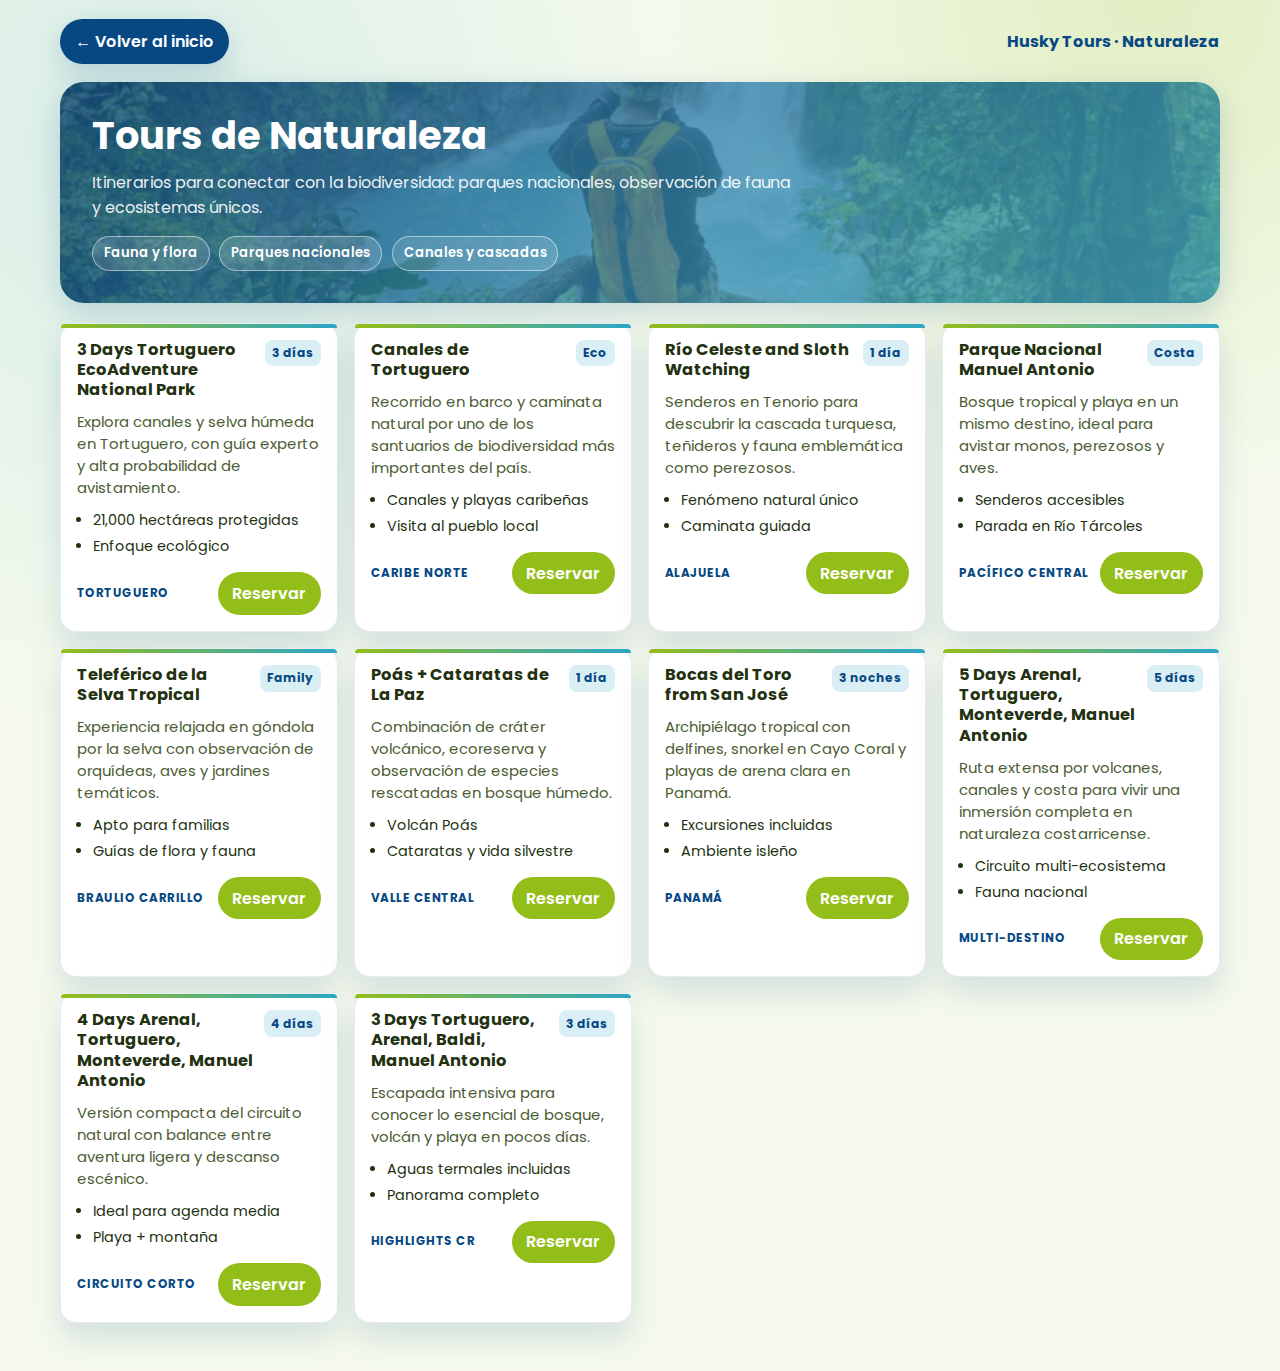
<file: naturaleza.html>
<!DOCTYPE html>
<html lang="es">
  <head>
    <meta charset="UTF-8" />
    <meta name="viewport" content="width=device-width, initial-scale=1.0" />
    <meta name="description" content="Tours de naturaleza de Husky Tours: parques nacionales, fauna, ríos, bosque nuboso y experiencias ecológicas." />
    <title>Tours de Naturaleza | Husky Tours</title>
    <link rel="preconnect" href="https://fonts.googleapis.com" />
    <link rel="preconnect" href="https://fonts.gstatic.com" crossorigin />
    <link
      href="https://fonts.googleapis.com/css2?family=Poppins:wght@300;400;500;600;700;800&display=swap"
      rel="stylesheet"
    />
    <link rel="stylesheet" href="tours-pages.css" />
  </head>
  <body>
    <div class="page-wrap">
      <div class="page-top">
        <a class="back-link" href="index.html#tours">← Volver al inicio</a>
        <span class="brand-mini">Husky Tours · Naturaleza</span>
      </div>

      <section class="hero-band" style="--hero-bg: url('assets/naturaleza-tour-section.jpg')">
        <div class="hero-content">
          <h1 class="hero-title">Tours de Naturaleza</h1>
          <p class="hero-subtitle">
            Itinerarios para conectar con la biodiversidad: parques nacionales, observación de fauna y ecosistemas únicos.
          </p>
          <div class="stats">
            <span class="stat-chip">Fauna y flora</span>
            <span class="stat-chip">Parques nacionales</span>
            <span class="stat-chip">Canales y cascadas</span>
          </div>
        </div>
      </section>

      <section class="cards-grid">
        <article class="tour-card-premium category-naturaleza">
          <div class="card-head">
            <h2 class="card-title">3 Days Tortuguero EcoAdventure National Park</h2>
            <span class="card-badge">3 días</span>
          </div>
          <p class="card-text">Explora canales y selva húmeda en Tortuguero, con guía experto y alta probabilidad de avistamiento.</p>
          <ul class="card-points">
            <li>21,000 hectáreas protegidas</li>
            <li>Enfoque ecológico</li>
          </ul>
          <div class="card-footer"><span class="tag">Tortuguero</span><a class="card-cta" href="index.html#contact">Reservar</a></div>
        </article>

        <article class="tour-card-premium category-naturaleza">
          <div class="card-head">
            <h2 class="card-title">Canales de Tortuguero</h2>
            <span class="card-badge">Eco</span>
          </div>
          <p class="card-text">Recorrido en barco y caminata natural por uno de los santuarios de biodiversidad más importantes del país.</p>
          <ul class="card-points">
            <li>Canales y playas caribeñas</li>
            <li>Visita al pueblo local</li>
          </ul>
          <div class="card-footer"><span class="tag">Caribe Norte</span><a class="card-cta" href="index.html#contact">Reservar</a></div>
        </article>

        <article class="tour-card-premium category-naturaleza">
          <div class="card-head">
            <h2 class="card-title">Río Celeste and Sloth Watching</h2>
            <span class="card-badge">1 día</span>
          </div>
          <p class="card-text">Senderos en Tenorio para descubrir la cascada turquesa, teñideros y fauna emblemática como perezosos.</p>
          <ul class="card-points">
            <li>Fenómeno natural único</li>
            <li>Caminata guiada</li>
          </ul>
          <div class="card-footer"><span class="tag">Alajuela</span><a class="card-cta" href="index.html#contact">Reservar</a></div>
        </article>

        <article class="tour-card-premium category-naturaleza">
          <div class="card-head">
            <h2 class="card-title">Parque Nacional Manuel Antonio</h2>
            <span class="card-badge">Costa</span>
          </div>
          <p class="card-text">Bosque tropical y playa en un mismo destino, ideal para avistar monos, perezosos y aves.</p>
          <ul class="card-points">
            <li>Senderos accesibles</li>
            <li>Parada en Río Tárcoles</li>
          </ul>
          <div class="card-footer"><span class="tag">Pacífico Central</span><a class="card-cta" href="index.html#contact">Reservar</a></div>
        </article>

        <article class="tour-card-premium category-naturaleza">
          <div class="card-head">
            <h2 class="card-title">Teleférico de la Selva Tropical</h2>
            <span class="card-badge">Family</span>
          </div>
          <p class="card-text">Experiencia relajada en góndola por la selva con observación de orquídeas, aves y jardines temáticos.</p>
          <ul class="card-points">
            <li>Apto para familias</li>
            <li>Guías de flora y fauna</li>
          </ul>
          <div class="card-footer"><span class="tag">Braulio Carrillo</span><a class="card-cta" href="index.html#contact">Reservar</a></div>
        </article>

        <article class="tour-card-premium category-naturaleza">
          <div class="card-head">
            <h2 class="card-title">Poás + Cataratas de La Paz</h2>
            <span class="card-badge">1 día</span>
          </div>
          <p class="card-text">Combinación de cráter volcánico, ecoreserva y observación de especies rescatadas en bosque húmedo.</p>
          <ul class="card-points">
            <li>Volcán Poás</li>
            <li>Cataratas y vida silvestre</li>
          </ul>
          <div class="card-footer"><span class="tag">Valle Central</span><a class="card-cta" href="index.html#contact">Reservar</a></div>
        </article>

        <article class="tour-card-premium category-naturaleza">
          <div class="card-head">
            <h2 class="card-title">Bocas del Toro from San José</h2>
            <span class="card-badge">3 noches</span>
          </div>
          <p class="card-text">Archipiélago tropical con delfines, snorkel en Cayo Coral y playas de arena clara en Panamá.</p>
          <ul class="card-points">
            <li>Excursiones incluidas</li>
            <li>Ambiente isleño</li>
          </ul>
          <div class="card-footer"><span class="tag">Panamá</span><a class="card-cta" href="index.html#contact">Reservar</a></div>
        </article>

        <article class="tour-card-premium category-naturaleza">
          <div class="card-head">
            <h2 class="card-title">5 Days Arenal, Tortuguero, Monteverde, Manuel Antonio</h2>
            <span class="card-badge">5 días</span>
          </div>
          <p class="card-text">Ruta extensa por volcanes, canales y costa para vivir una inmersión completa en naturaleza costarricense.</p>
          <ul class="card-points">
            <li>Circuito multi-ecosistema</li>
            <li>Fauna nacional</li>
          </ul>
          <div class="card-footer"><span class="tag">Multi-destino</span><a class="card-cta" href="index.html#contact">Reservar</a></div>
        </article>

        <article class="tour-card-premium category-naturaleza">
          <div class="card-head">
            <h2 class="card-title">4 Days Arenal, Tortuguero, Monteverde, Manuel Antonio</h2>
            <span class="card-badge">4 días</span>
          </div>
          <p class="card-text">Versión compacta del circuito natural con balance entre aventura ligera y descanso escénico.</p>
          <ul class="card-points">
            <li>Ideal para agenda media</li>
            <li>Playa + montaña</li>
          </ul>
          <div class="card-footer"><span class="tag">Circuito corto</span><a class="card-cta" href="index.html#contact">Reservar</a></div>
        </article>

        <article class="tour-card-premium category-naturaleza">
          <div class="card-head">
            <h2 class="card-title">3 Days Tortuguero, Arenal, Baldi, Manuel Antonio</h2>
            <span class="card-badge">3 días</span>
          </div>
          <p class="card-text">Escapada intensiva para conocer lo esencial de bosque, volcán y playa en pocos días.</p>
          <ul class="card-points">
            <li>Aguas termales incluidas</li>
            <li>Panorama completo</li>
          </ul>
          <div class="card-footer"><span class="tag">Highlights CR</span><a class="card-cta" href="index.html#contact">Reservar</a></div>
        </article>
      </section>
    </div>
  </body>
</html>
</file>
<file: styles.css>
:root {
  --color-bg: #f5faed;
  --color-surface: #ffffff;
  --color-surface-alt: #eef5df;
  --color-text: #22310f;
  --color-muted: #4a5c33;
  --color-primary: #93be19;
  --color-primary-strong: #415a0e;
  --color-secondary: #2ca6c7;
  --color-accent: #074882;
  --color-dark: #415a0e;
  --shadow-soft: 0 10px 30px rgba(7, 72, 130, 0.18);
  --shadow-card: 0 8px 20px rgba(65, 90, 14, 0.14);
  --radius-sm: 10px;
  --radius-md: 16px;
  --radius-lg: 24px;
  --container: 1120px;
}

* {
  box-sizing: border-box;
}

html {
  scroll-behavior: smooth;
  scroll-snap-type: y proximity;
}

body {
  margin: 0;
  font-family: "Poppins", sans-serif;
  color: var(--color-text);
  background: var(--color-bg);
  line-height: 1.5;
}

a {
  color: inherit;
  text-decoration: none;
}

img {
  display: block;
  max-width: 100%;
}

.container {
  width: min(100% - 2rem, var(--container));
  margin-inline: auto;
}

.section {
  padding: 4.5rem 0;
}

.section-title {
  margin: 0;
  font-size: clamp(1.65rem, 4vw, 2.4rem);
  line-height: 1.2;
}

.section-subtitle {
  margin: 0.9rem 0 2rem;
  max-width: 60ch;
  color: var(--color-muted);
}

.header {
  position: sticky;
  top: 0;
  z-index: 50;
  background: rgba(7, 72, 130, 0.92);
  backdrop-filter: blur(10px);
  border-bottom: 1px solid rgba(255, 255, 255, 0.12);
}

.nav-wrap {
  display: flex;
  align-items: center;
  justify-content: space-between;
  min-height: 72px;
}

.brand {
  display: inline-flex;
  align-items: center;
  gap: 0.6rem;
  color: #f1fbff;
}

.logo {
  width: 46px;
  height: 46px;
  border-radius: 50%;
  object-fit: cover;
}

.brand-name {
  font-size: 1.03rem;
  font-weight: 600;
}

.menu-toggle {
  width: 44px;
  height: 44px;
  border: none;
  border-radius: var(--radius-sm);
  background: rgba(255, 255, 255, 0.1);
  display: inline-flex;
  flex-direction: column;
  justify-content: center;
  align-items: center;
  gap: 4px;
  cursor: pointer;
}

.menu-toggle span {
  display: block;
  width: 20px;
  height: 2px;
  background: #fff;
  transition: transform 0.28s ease, opacity 0.28s ease;
}

.menu-toggle.is-open span:nth-child(1) {
  transform: translateY(6px) rotate(45deg);
}

.menu-toggle.is-open span:nth-child(2) {
  opacity: 0;
}

.menu-toggle.is-open span:nth-child(3) {
  transform: translateY(-6px) rotate(-45deg);
}

.nav {
  position: fixed;
  inset: 72px 0 auto 0;
  transform: translateY(-16px);
  opacity: 0;
  pointer-events: none;
  background: rgba(7, 72, 130, 0.97);
  border-top: 1px solid rgba(255, 255, 255, 0.1);
  display: grid;
  gap: 0.25rem;
  padding: 1rem;
  transition: opacity 0.28s ease, transform 0.28s ease;
}

.nav.is-open {
  transform: translateY(0);
  opacity: 1;
  pointer-events: auto;
}

.nav a {
  color: #dff4ff;
  font-weight: 500;
  padding: 0.75rem 0.8rem;
  border-radius: var(--radius-sm);
  transition: background-color 0.2s ease;
}

.nav a:hover,
.nav a:focus-visible {
  background: rgba(255, 255, 255, 0.12);
}

.lang-switch {
  margin-top: 0.35rem;
  display: inline-flex;
  background: rgba(255, 255, 255, 0.14);
  border-radius: 999px;
  padding: 0.25rem;
  width: fit-content;
}

.lang-btn {
  border: 0;
  border-radius: 999px;
  background: transparent;
  color: #e5f7ff;
  font-size: 0.8rem;
  font-weight: 700;
  padding: 0.4rem 0.65rem;
  cursor: pointer;
}

.lang-btn.is-active {
  background: var(--color-primary);
  color: #fff;
}

.hero {
  position: relative;
  min-height: clamp(520px, 88vh, 760px);
  display: grid;
  align-items: center;
  background: url("assets/hero.jpg")
    center / cover no-repeat;
}

.hero-overlay {
  position: absolute;
  inset: 0;
  background-color: rgba(0, 0, 0, 0.52);
}

.hero-content {
  position: relative;
  z-index: 1;
  padding: 4.5rem 0 4rem;
  color: #fff;
}

.eyebrow {
  margin: 0;
  letter-spacing: 0.08em;
  text-transform: uppercase;
  font-weight: 600;
  color: #d9f4fb;
  font-size: 0.82rem;
}

.hero h1 {
  margin: 0.7rem 0 0;
  max-width: 18ch;
  font-size: clamp(2rem, 8vw, 3.6rem);
  line-height: 1.1;
}

.hero-text {
  margin: 1rem 0 0;
  max-width: 55ch;
  color: #e5f7ff;
}

.hero-actions {
  margin-top: 1.5rem;
  display: flex;
  flex-wrap: wrap;
  gap: 0.75rem;
}

.btn {
  display: inline-flex;
  align-items: center;
  justify-content: center;
  border-radius: 999px;
  font-weight: 600;
  padding: 0.75rem 1.2rem;
  border: 1px solid transparent;
  transition: transform 0.25s ease, box-shadow 0.25s ease, background-color 0.25s ease;
}

.btn:hover {
  transform: translateY(-2px);
}

.btn-primary {
  color: #fff;
  background: var(--color-primary);
  box-shadow: var(--shadow-soft);
}

.btn-primary:hover {
  background: var(--color-primary-strong);
  box-shadow: 0 12px 28px rgba(65, 90, 14, 0.35);
}

.btn-outline {
  color: #fff;
  border-color: rgba(255, 255, 255, 0.6);
  background: rgba(255, 255, 255, 0.08);
}

.cards,
.transport-grid {
  display: grid;
  gap: 1rem;
}

.transport {
  position: relative;
  background: #f3f8e7;
  overflow: hidden;
  border-top: 1px solid rgba(44, 166, 199, 0.2);
  border-bottom: 1px solid rgba(44, 166, 199, 0.2);
}

.transport::before {
  content: "";
  position: absolute;
  inset: -15% 0 -15% 0;
  background: url("assets/transporte-section.jpg") center / cover no-repeat;
  opacity: 0.14;
  filter: blur(8px) saturate(1.05);
  transform: scale(1.05);
}

.transport-wrap {
  display: grid;
  gap: 1.8rem;
  align-items: center;
  position: relative;
  z-index: 1;
}

.transport-copy {
  position: relative;
  padding: 1.6rem;
  border-radius: var(--radius-lg);
  background: rgba(255, 255, 255, 0.92);
  border: 1px solid rgba(44, 166, 199, 0.22);
  box-shadow: 0 16px 36px rgba(7, 72, 130, 0.12);
  backdrop-filter: blur(8px);
  transition: transform 0.45s cubic-bezier(0.22, 1, 0.36, 1),
    box-shadow 0.45s cubic-bezier(0.22, 1, 0.36, 1);
}

.transport-copy:hover {
  transform: translateY(-4px);
  box-shadow: 0 20px 42px rgba(7, 72, 130, 0.16);
}

.transport-copy::before {
  content: "";
  position: absolute;
  inset: 14px auto 14px 14px;
  width: 4px;
  border-radius: 999px;
  background: var(--color-secondary);
}

.transport-copy > * {
  position: relative;
  z-index: 1;
}

.transport-copy .section-subtitle {
  margin-bottom: 1.5rem;
}

.transport-label {
  margin: 0 0 0.6rem;
  font-size: 0.75rem;
  text-transform: uppercase;
  letter-spacing: 0.18em;
  color: var(--color-secondary);
  font-weight: 700;
}

.transport-tags {
  display: flex;
  flex-wrap: wrap;
  gap: 0.6rem;
  margin: 0 0 1.5rem;
}

.transport-tag {
  padding: 0.5rem 0.9rem;
  border-radius: 14px;
  background: #ffffff;
  border: 1px solid rgba(7, 72, 130, 0.18);
  box-shadow: 0 6px 14px rgba(7, 72, 130, 0.08);
  font-weight: 600;
  font-size: 0.9rem;
  color: #074882;
  letter-spacing: 0.01em;
}

.transport-actions {
  margin-top: 1.2rem;
}

.transport-cta {
  display: inline-flex;
  align-items: center;
  justify-content: center;
  gap: 0.5rem;
  padding: 0.7rem 1.2rem;
  border-radius: 999px;
  background: var(--color-accent);
  color: #ffffff;
  font-weight: 700;
  font-size: 0.95rem;
  letter-spacing: 0.02em;
  border: 1px solid rgba(255, 255, 255, 0.3);
  box-shadow: 0 12px 26px rgba(7, 72, 130, 0.24);
  transition: transform 0.24s ease, box-shadow 0.24s ease, opacity 0.24s ease;
}

.transport-cta:hover {
  transform: translateY(-3px) scale(1.01);
  box-shadow: 0 16px 30px rgba(7, 72, 130, 0.28);
  opacity: 0.95;
}

.card,
.transport-card {
  background: rgba(255, 255, 255, 0.94);
  border-radius: var(--radius-md);
  padding: 1.25rem;
  box-shadow: var(--shadow-card);
  border: 1px solid rgba(44, 166, 199, 0.2);
  transition: transform 0.24s ease, box-shadow 0.24s ease;
}

.card:hover,
.transport-card:hover {
  transform: translateY(-4px);
  box-shadow: 0 14px 26px rgba(7, 72, 130, 0.2);
}

.card h3,
.transport-card h3 {
  margin: 0 0 0.5rem;
  font-size: 1.1rem;
}

.card p,
.transport-card p {
  margin: 0;
  color: var(--color-muted);
}

.transport-card {
  position: relative;
  padding-top: 3.4rem;
  backdrop-filter: blur(6px);
  border-color: rgba(44, 166, 199, 0.18);
  transition: transform 0.4s cubic-bezier(0.22, 1, 0.36, 1),
    box-shadow 0.4s cubic-bezier(0.22, 1, 0.36, 1),
    border-color 0.4s ease;
}

.transport-card:hover {
  transform: translateY(-8px);
  border-color: rgba(44, 166, 199, 0.4);
  box-shadow: 0 18px 36px rgba(7, 72, 130, 0.22);
}

.transport-grid .transport-card:nth-child(1) {
  transition-delay: 0.04s;
}

.transport-grid .transport-card:nth-child(2) {
  transition-delay: 0.08s;
}

.transport-grid .transport-card:nth-child(3) {
  transition-delay: 0.12s;
}

.transport-icon {
  position: absolute;
  top: 1rem;
  left: 1rem;
  width: 38px;
  height: 38px;
  display: inline-flex;
  align-items: center;
  justify-content: center;
  border-radius: 999px;
  background: #ffffff;
  border: 1px solid rgba(44, 166, 199, 0.35);
  box-shadow: 0 8px 16px rgba(7, 72, 130, 0.14);
}

.transport-icon svg {
  width: 20px;
  height: 20px;
  fill: var(--color-secondary);
  transition: transform 0.35s cubic-bezier(0.22, 1, 0.36, 1);
}

.transport-card:hover .transport-icon svg {
  transform: rotate(-8deg) scale(1.05);
}

.transport-media {
  position: relative;
  border-radius: var(--radius-lg);
  overflow: hidden;
  min-height: 320px;
  box-shadow: 0 18px 40px rgba(7, 72, 130, 0.2);
  border: 1px solid rgba(44, 166, 199, 0.35);
  transition: transform 0.55s cubic-bezier(0.22, 1, 0.36, 1),
    box-shadow 0.55s cubic-bezier(0.22, 1, 0.36, 1);
}

.transport-media:hover {
  transform: translateY(-8px);
  box-shadow: 0 22px 46px rgba(7, 72, 130, 0.28);
}

.transport-media::before {
  content: "";
  position: absolute;
  inset: 14px;
  border-radius: calc(var(--radius-lg) - 14px);
  border: 1px solid rgba(255, 255, 255, 0.45);
  z-index: 1;
  pointer-events: none;
}

.transport-image {
  width: 100%;
  height: 100%;
  min-height: 320px;
  object-fit: cover;
  display: block;
  transition: transform 0.7s cubic-bezier(0.22, 1, 0.36, 1);
}

.transport-media:hover .transport-image {
  transform: scale(1.04);
}

.transport-badge {
  position: absolute;
  bottom: 1.2rem;
  right: 1.2rem;
  padding: 0.5rem 0.9rem;
  border-radius: 999px;
  background: rgba(7, 72, 130, 0.9);
  color: #ffffff;
  font-weight: 700;
  font-size: 0.9rem;
  border: 1px solid rgba(255, 255, 255, 0.25);
  letter-spacing: 0.02em;
  text-transform: uppercase;
  animation: transportFloat 6s ease-in-out infinite;
}

.transport-cta {
  position: relative;
  overflow: hidden;
}

.transport-cta::after {
  content: "";
  position: absolute;
  inset: 0;
  border-radius: inherit;
  box-shadow: inset 0 0 0 1px rgba(255, 255, 255, 0.35);
  opacity: 0;
  transition: opacity 0.35s ease;
}

.transport-cta:hover::after {
  opacity: 1;
}

@keyframes transportFloat {
  0%,
  100% {
    transform: translateY(0);
  }
  50% {
    transform: translateY(-6px);
  }
}

.tour-card {
  position: relative;
  overflow: hidden;
  border-width: 2px;
  display: grid;
  gap: 0.75rem;
}

.tour-card::before {
  content: "";
  position: absolute;
  inset: 0 auto 0 0;
  width: 6px;
  background: var(--tour-accent, var(--color-secondary));
}

.tour-card--adventure {
  --tour-accent: var(--color-accent);
}

.tour-card--nature {
  --tour-accent: var(--color-primary);
}

.tour-card--culture {
  --tour-accent: var(--color-secondary);
}

.tour-icon {
  width: 46px;
  height: 46px;
  display: inline-flex;
  align-items: center;
  justify-content: center;
  border-radius: 999px;
  background: #ffffff;
  border: 1px solid rgba(44, 166, 199, 0.35);
  box-shadow: 0 8px 16px rgba(7, 72, 130, 0.14);
}

.tour-icon svg {
  width: 22px;
  height: 22px;
  fill: var(--tour-accent, var(--color-secondary));
}

.tour-media {
  margin: -1.25rem -1.25rem 0;
  border-radius: calc(var(--radius-md) - 2px) calc(var(--radius-md) - 2px) 0 0;
  overflow: hidden;
  border-bottom: 1px solid rgba(44, 166, 199, 0.28);
}

.tour-image {
  width: 100%;
  height: 170px;
  object-fit: cover;
  display: block;
  transition: transform 0.45s ease;
}

.tour-card:hover .tour-image {
  transform: scale(1.06);
}

.tour-card h3 {
  margin: 0;
  font-size: 1.2rem;
}

.tour-list {
  list-style: none;
  margin: 0.2rem 0 0;
  padding: 0;
  display: grid;
  gap: 0.5rem;
}

.tour-list li {
  padding: 0.5rem 0.7rem;
  border-radius: 999px;
  background: var(--color-surface-alt);
  border: 1px solid rgba(65, 90, 14, 0.16);
  color: var(--color-text);
  font-weight: 500;
  font-size: 0.92rem;
}

.tour-link {
  margin-top: 0.15rem;
  width: fit-content;
  display: inline-flex;
  align-items: center;
  justify-content: center;
  padding: 0.58rem 0.95rem;
  border-radius: 999px;
  background: var(--tour-accent, var(--color-secondary));
  color: #ffffff;
  font-weight: 600;
  font-size: 0.9rem;
  transition: transform 0.24s ease, opacity 0.24s ease;
}

.tour-link:hover {
  transform: translateY(-2px);
  opacity: 0.92;
}

.parallax-gallery {
  padding: 0;
  margin: 0;
}

.parallax-item {
  position: relative;
  min-height: 100vh;
  display: grid;
  align-items: center;
  overflow: hidden;
  border: 0;
  scroll-snap-align: start;
  scroll-snap-stop: always;
}

.parallax-item::before {
  content: "";
  position: absolute;
  inset: -40px 0;
  background: var(--parallax-bg) center / cover no-repeat;
  transform: translateY(var(--parallax-offset, 0px));
  will-change: transform;
}

.parallax-overlay {
  position: absolute;
  inset: 0;
  background: rgba(7, 72, 130, 0.4);
}

.parallax-content {
  position: relative;
  z-index: 1;
  color: #f5fcff;
  text-align: center;
  padding: 1.2rem;
}

.parallax-content h3 {
  margin: 0;
  font-size: clamp(2rem, 6vw, 3.6rem);
  text-shadow: 0 4px 16px rgba(0, 0, 0, 0.42);
}

.parallax-content p {
  margin: 0.7rem auto 0;
  max-width: 45ch;
  color: #e9f7ff;
  font-size: clamp(1rem, 2.8vw, 1.35rem);
  font-weight: 500;
  text-shadow: 0 3px 12px rgba(0, 0, 0, 0.38);
}

.about {
  position: relative;
  background: #ffffff;
  border-top: 1px solid rgba(7, 72, 130, 0.1);
  border-bottom: 1px solid rgba(7, 72, 130, 0.1);
  overflow: hidden;
}

.about::before {
  content: "";
  position: absolute;
  inset: 0;
  background: radial-gradient(circle at 20% 20%, rgba(7, 72, 130, 0.05), transparent 45%),
    radial-gradient(circle at 80% 30%, rgba(147, 190, 25, 0.08), transparent 40%);
  pointer-events: none;
}

.about-grid {
  display: grid;
  gap: 2rem;
  position: relative;
  z-index: 1;
}

.about-head {
  text-align: center;
  max-width: 70ch;
  margin: 0 auto;
}

.about-label {
  margin: 0 0 0.6rem;
  font-size: 0.75rem;
  text-transform: uppercase;
  letter-spacing: 0.2em;
  color: var(--color-secondary);
  font-weight: 700;
}

.about-head p {
  color: var(--color-muted);
  margin: 0.6rem 0 0;
}

.about-stats {
  display: grid;
  gap: 0;
  border-top: 1px solid rgba(7, 72, 130, 0.12);
  border-bottom: 1px solid rgba(7, 72, 130, 0.12);
  max-width: 980px;
  margin: 1.8rem auto 0;
  grid-template-columns: 1fr;
}

.stat {
  text-align: center;
  padding: 2.1rem 1.2rem;
  display: grid;
  gap: 0.8rem;
  align-items: center;
  position: relative;
}

.stat:not(:first-child)::before {
  content: "";
  position: absolute;
  left: 0;
  top: 18%;
  bottom: 18%;
  width: 1px;
  background: rgba(7, 72, 130, 0.12);
  display: none;
}

.stat-icon {
  width: 54px;
  height: 54px;
  border-radius: 16px;
  display: inline-flex;
  align-items: center;
  justify-content: center;
  margin: 0 auto;
  color: #93be19;
}

.stat-icon svg {
  width: 28px;
  height: 28px;
  fill: none;
  stroke: currentColor;
  stroke-width: 2;
  stroke-linecap: round;
  stroke-linejoin: round;
}

.stat-number {
  display: block;
  font-weight: 800;
  font-size: 2.4rem;
  color: #2ca6c7;
}

.stat-text {
  color: var(--color-muted);
  font-weight: 600;
  font-size: 0.95rem;
  text-transform: none;
  letter-spacing: 0.01em;
}

.contact {
  padding: 4.5rem 0;
  background: #f2f7e6;
}

.contact-wrap {
  display: grid;
  gap: 1.6rem;
  align-items: stretch;
}

.contact-panel {
  background: #415a0e;
  color: #ffffff;
  border-radius: var(--radius-lg);
  padding: 2rem;
  display: grid;
  gap: 1rem;
  box-shadow: 0 18px 40px rgba(7, 72, 130, 0.18);
}

.contact-label {
  margin: 0;
  font-size: 0.75rem;
  text-transform: uppercase;
  letter-spacing: 0.2em;
  color: #d9edc0;
  font-weight: 700;
}

.contact-panel h2 {
  margin: 0;
  font-size: clamp(1.6rem, 4vw, 2.4rem);
}

.contact-email {
  margin: 0;
  font-weight: 600;
  font-size: 1.05rem;
  color: #f1f7dd;
}

.contact-whatsapp {
  display: inline-flex;
  align-items: center;
  justify-content: center;
  padding: 0.7rem 1.2rem;
  border-radius: 999px;
  background: #93be19;
  color: #ffffff;
  font-weight: 700;
  width: fit-content;
  box-shadow: 0 12px 24px rgba(7, 72, 130, 0.2);
  transition: transform 0.25s ease, box-shadow 0.25s ease;
}

.contact-whatsapp:hover {
  transform: translateY(-2px);
  box-shadow: 0 16px 28px rgba(7, 72, 130, 0.26);
}

.contact-logo {
  width: 72px;
  height: 72px;
  object-fit: contain;
  margin-top: auto;
  filter: brightness(0) invert(1);
}

.contact-form-card {
  background: #0a1b3a;
  border-radius: var(--radius-lg);
  padding: 2rem;
  box-shadow: 0 18px 40px rgba(7, 72, 130, 0.18);
}

.contact-form {
  display: grid;
  gap: 1rem;
}

.contact-field {
  display: grid;
  gap: 0.4rem;
  color: #dfe9ff;
  font-weight: 600;
  font-size: 0.95rem;
}

.contact-field input,
.contact-field textarea {
  width: 100%;
  padding: 0.75rem 0.9rem;
  border-radius: 12px;
  border: 1px solid rgba(147, 190, 25, 0.4);
  background: rgba(255, 255, 255, 0.08);
  color: #ffffff;
  font-family: "Poppins", sans-serif;
  transition: border-color 0.3s ease, box-shadow 0.3s ease;
}

.contact-field input:focus,
.contact-field textarea:focus {
  outline: none;
  border-color: #93be19;
  box-shadow: 0 0 0 3px rgba(147, 190, 25, 0.25);
}

.contact-field input::placeholder,
.contact-field textarea::placeholder {
  color: rgba(255, 255, 255, 0.65);
}

.contact-submit {
  margin-top: 0.4rem;
  padding: 0.85rem 1.2rem;
  border-radius: 999px;
  border: none;
  background: #2ca6c7;
  color: #ffffff;
  font-weight: 700;
  font-size: 1rem;
  cursor: pointer;
  box-shadow: 0 12px 24px rgba(7, 72, 130, 0.2);
  transition: transform 0.25s ease, box-shadow 0.25s ease;
}

.contact-submit:hover {
  transform: translateY(-2px);
  box-shadow: 0 16px 28px rgba(7, 72, 130, 0.26);
}

.footer {
  background: var(--color-accent);
  color: #d6ecf7;
  padding: 1.2rem 0;
}

.footer-wrap {
  text-align: center;
}

.footer p {
  margin: 0;
  font-size: 0.88rem;
}

.reveal {
  opacity: 0;
  transform: translateY(18px);
  transition: opacity 0.7s ease, transform 0.7s ease;
}

.reveal.is-visible {
  opacity: 1;
  transform: translateY(0);
}

@media (min-width: 700px) {
  .cards,
  .transport-grid {
    gap: 1.2rem;
    grid-template-columns: repeat(2, minmax(0, 1fr));
  }

  .transport-wrap {
    grid-template-columns: 1.2fr 0.8fr;
  }

  .transport-media,
  .transport-image {
    min-height: 420px;
  }

  .about-grid {
    grid-template-columns: 1fr;
    align-items: center;
    gap: 1.6rem;
  }

  .about-stats {
    grid-template-columns: repeat(3, minmax(0, 1fr));
  }

  .stat:not(:first-child)::before {
    display: block;
  }

  .cta-wrap {
    padding: 2.5rem;
  }

  .contact-wrap {
    grid-template-columns: 0.95fr 1.05fr;
  }
}

@media (min-width: 980px) {
  .menu-toggle {
    display: none;
  }

  .nav {
    position: static;
    transform: none;
    opacity: 1;
    pointer-events: auto;
    background: transparent;
    border-top: 0;
    padding: 0;
    display: inline-flex;
    align-items: center;
    gap: 0.2rem;
  }

  .nav a {
    color: #e9f9ff;
    padding: 0.5rem 0.8rem;
  }

  .lang-switch {
    margin-top: 0;
    margin-left: 0.4rem;
  }

  .hero-content {
    padding: 5.5rem 0 5rem;
  }

  .cards,
  .transport-grid {
    grid-template-columns: repeat(3, minmax(0, 1fr));
  }

  .transport-wrap {
    grid-template-columns: 1.1fr 0.9fr;
  }

  .about-grid {
    grid-template-columns: 1fr;
    align-items: stretch;
  }

  .about-stats {
    grid-template-columns: repeat(3, minmax(0, 1fr));
  }

  .contact-wrap {
    grid-template-columns: 0.9fr 1.1fr;
  }
}

@media (prefers-reduced-motion: reduce) {
  html {
    scroll-behavior: auto;
    scroll-snap-type: none;
  }

  .reveal,
  .btn,
  .card,
  .transport-card,
  .menu-toggle span,
  .nav {
    transition: none !important;
  }

  .parallax-item::before {
    transform: none !important;
  }

  .transport-badge {
    animation: none;
  }

  .transport-card,
  .transport-media,
  .transport-copy,
  .transport-cta {
    transition: none;
  }

  .transport-icon svg,
  .transport-image {
    transition: none;
  }
}
</file>
<file: tours-pages.css>
:root {
  --color-bg: #f5faed;
  --color-surface: #ffffff;
  --color-text: #22310f;
  --color-muted: #4a5c33;
  --color-primary: #93be19;
  --color-primary-strong: #415a0e;
  --color-secondary: #2ca6c7;
  --color-accent: #074882;
  --shadow-soft: 0 10px 30px rgba(7, 72, 130, 0.18);
  --shadow-card: 0 16px 32px rgba(7, 72, 130, 0.14);
  --radius-md: 16px;
  --radius-lg: 24px;
  --container: 1160px;
}

* {
  box-sizing: border-box;
}

body {
  margin: 0;
  font-family: "Poppins", sans-serif;
  color: var(--color-text);
  background:
    radial-gradient(circle at 10% 10%, rgba(44, 166, 199, 0.14), transparent 35%),
    radial-gradient(circle at 90% 0%, rgba(147, 190, 25, 0.2), transparent 28%),
    var(--color-bg);
}

a {
  color: inherit;
  text-decoration: none;
}

.page-wrap {
  width: min(100% - 2rem, var(--container));
  margin-inline: auto;
  padding: 1.2rem 0 3rem;
}

.page-top {
  display: flex;
  justify-content: space-between;
  align-items: center;
  gap: 1rem;
  margin-bottom: 1.1rem;
}

.back-link {
  display: inline-flex;
  align-items: center;
  gap: 0.45rem;
  padding: 0.62rem 0.95rem;
  border-radius: 999px;
  color: #fff;
  background: var(--color-accent);
  font-weight: 600;
  box-shadow: var(--shadow-soft);
}

.back-link:hover {
  transform: translateY(-1px);
}

.brand-mini {
  font-weight: 700;
  color: var(--color-accent);
}

.hero-band {
  position: relative;
  border-radius: var(--radius-lg);
  padding: 2rem;
  margin-bottom: 1.25rem;
  overflow: hidden;
  color: #fff;
  background: linear-gradient(135deg, rgba(7, 72, 130, 0.95), rgba(44, 166, 199, 0.85));
  box-shadow: var(--shadow-soft);
}

.hero-band::before {
  content: "";
  position: absolute;
  inset: 0;
  background: var(--hero-bg, url("assets/hero.jpg")) center / cover no-repeat;
  opacity: 0.22;
}

.hero-content {
  position: relative;
  z-index: 1;
}

.hero-title {
  margin: 0;
  font-size: clamp(1.7rem, 3.2vw, 2.4rem);
  line-height: 1.15;
}

.hero-subtitle {
  margin: 0.75rem 0 0;
  max-width: 70ch;
  color: rgba(255, 255, 255, 0.92);
}

.stats {
  margin-top: 1rem;
  display: flex;
  flex-wrap: wrap;
  gap: 0.6rem;
}

.stat-chip {
  padding: 0.4rem 0.68rem;
  border-radius: 999px;
  font-size: 0.82rem;
  font-weight: 600;
  border: 1px solid rgba(255, 255, 255, 0.5);
  background: rgba(255, 255, 255, 0.14);
}

.cards-grid {
  display: grid;
  grid-template-columns: repeat(auto-fit, minmax(250px, 1fr));
  gap: 1rem;
}

.tour-card-premium {
  position: relative;
  border-radius: var(--radius-md);
  padding: 1rem;
  background: var(--color-surface);
  border: 1px solid rgba(7, 72, 130, 0.1);
  box-shadow: var(--shadow-card);
  transition: transform 0.25s ease, box-shadow 0.25s ease;
}

.tour-card-premium:hover {
  transform: translateY(-4px);
  box-shadow: 0 20px 36px rgba(7, 72, 130, 0.2);
}

.tour-card-premium::before {
  content: "";
  position: absolute;
  inset: 0 0 auto 0;
  height: 4px;
  border-radius: 16px 16px 0 0;
  background: var(--card-accent, linear-gradient(90deg, #2ca6c7, #93be19));
}

.card-head {
  display: flex;
  justify-content: space-between;
  align-items: flex-start;
  gap: 0.5rem;
}

.card-title {
  margin: 0;
  font-size: 1.02rem;
  line-height: 1.25;
}

.card-badge {
  flex-shrink: 0;
  font-size: 0.76rem;
  font-weight: 700;
  padding: 0.28rem 0.48rem;
  border-radius: 8px;
  color: var(--color-accent);
  background: rgba(44, 166, 199, 0.18);
}

.card-text {
  margin: 0.65rem 0 0;
  color: var(--color-muted);
  font-size: 0.93rem;
}

.card-points {
  margin: 0.7rem 0 0;
  padding-left: 1rem;
  color: var(--color-text);
  font-size: 0.9rem;
}

.card-points li + li {
  margin-top: 0.3rem;
}

.card-footer {
  margin-top: 0.95rem;
  display: flex;
  justify-content: space-between;
  align-items: center;
}

.tag {
  font-size: 0.74rem;
  font-weight: 700;
  letter-spacing: 0.04em;
  text-transform: uppercase;
  color: var(--color-accent);
}

.card-cta {
  display: inline-flex;
  align-items: center;
  justify-content: center;
  border-radius: 999px;
  padding: 0.48rem 0.86rem;
  color: #fff;
  font-weight: 600;
  background: var(--color-primary);
  border: 1px solid transparent;
}

.card-cta:hover {
  background: var(--color-primary-strong);
}

.category-aventura {
  --card-accent: linear-gradient(90deg, #074882, #2ca6c7);
}

.category-naturaleza {
  --card-accent: linear-gradient(90deg, #93be19, #2ca6c7);
}

.category-cultura {
  --card-accent: linear-gradient(90deg, #2ca6c7, #074882);
}

@media (max-width: 720px) {
  .hero-band {
    padding: 1.35rem;
  }

  .page-top {
    flex-direction: column;
    align-items: flex-start;
  }
}
</file>
